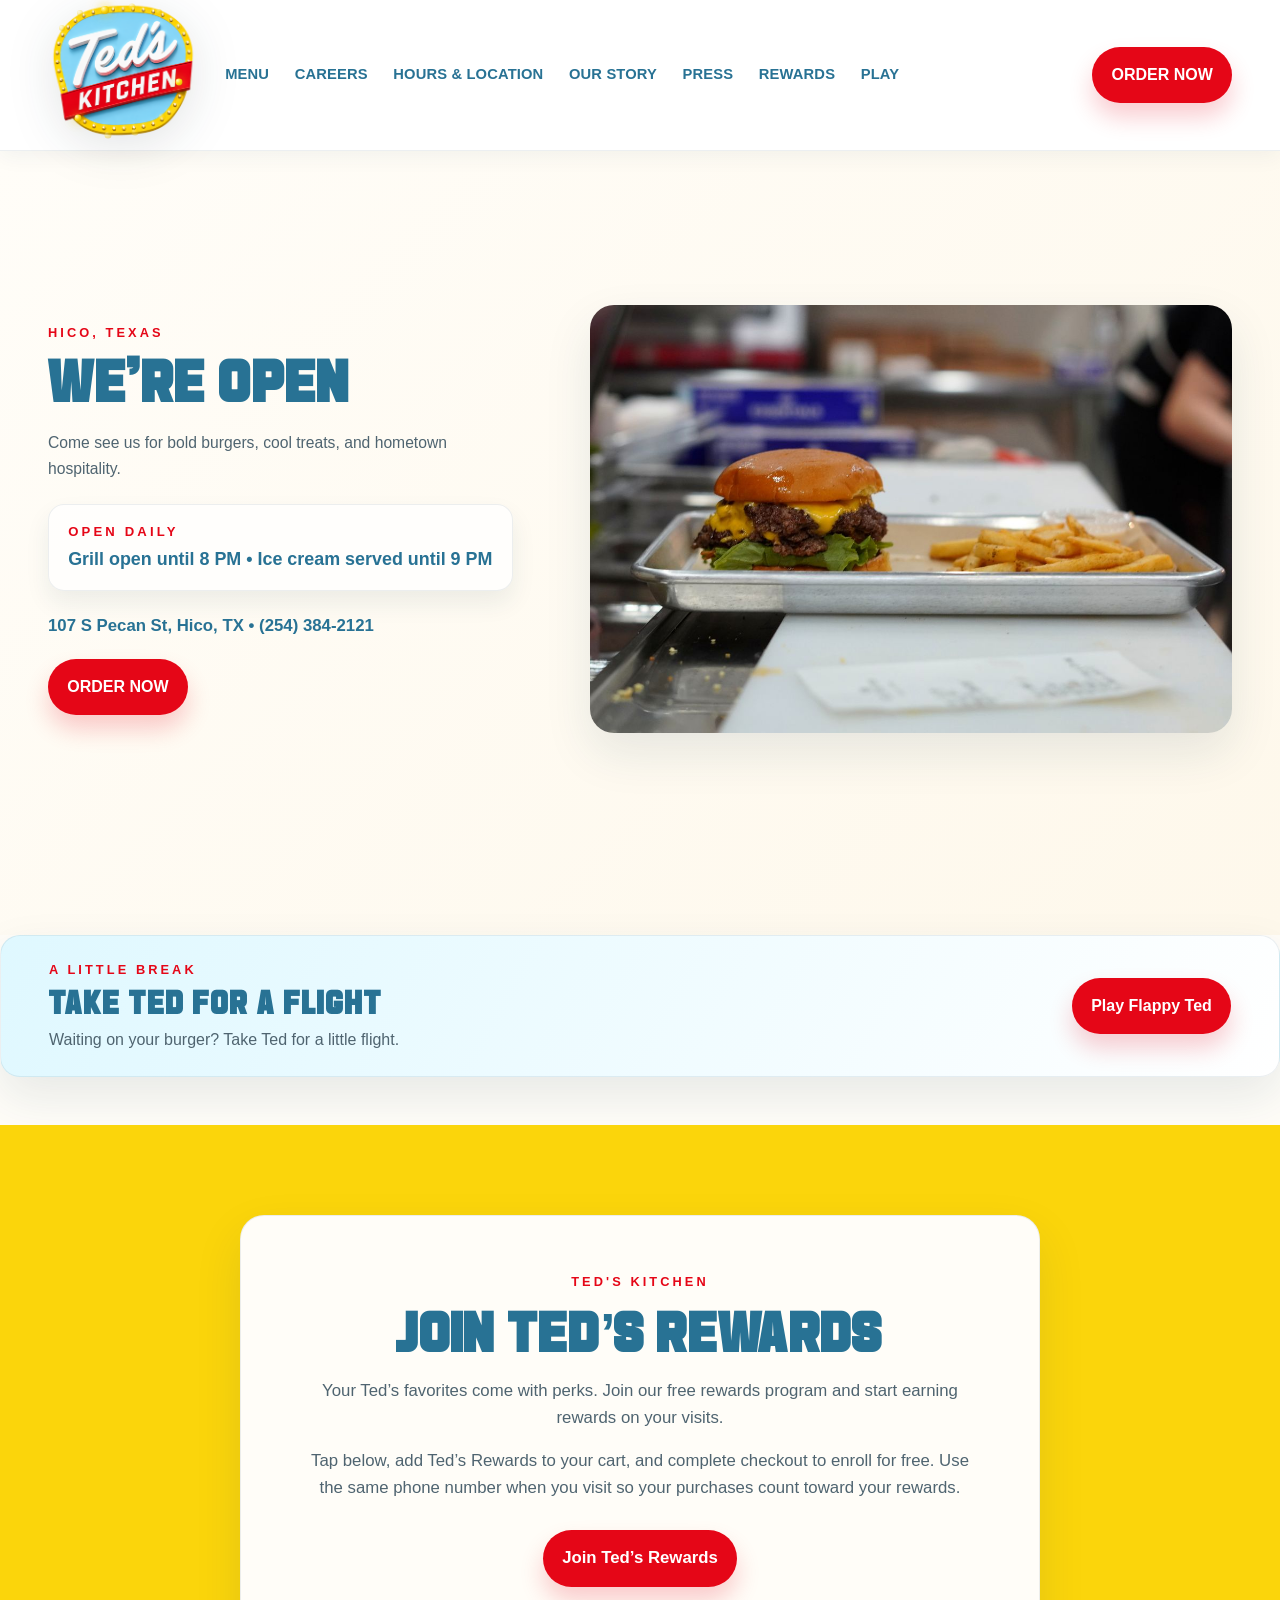
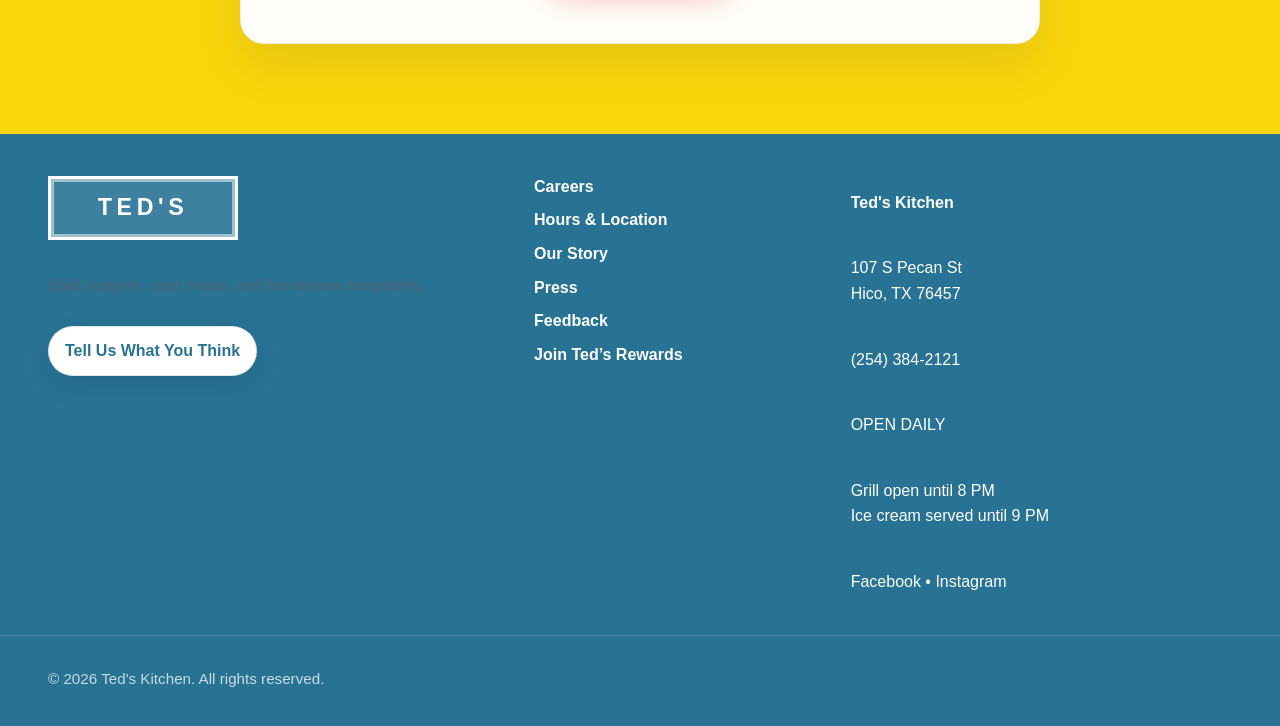
<file: index.html>
<!DOCTYPE html>
<html lang="en">
  <head>
    <meta charset="UTF-8" />
    <meta name="viewport" content="width=device-width, initial-scale=1.0" />
    <meta
      name="description"
      content="Ted's is a smash burger restaurant in Hico, Texas serving burgers, fries, ice cream, and hometown hospitality."
    />
    <title>Ted's | Smash Burgers & Ice Cream</title>
    <link rel="icon" type="image/png" href="/favicon.png" />
    <link rel="stylesheet" href="style.css" />
  </head>
  <body>
    <header class="site-header">
      <div class="nav-shell">
        <div class="nav-left">
          <a class="brand" href="./" aria-label="Ted's home">
            <div class="brand-sign" aria-hidden="true">
              <img class="brand-sign-image" src="images/teds-sign.png" alt="" />
              <div class="brand-bulb-layer"></div>
            </div>
          </a>

          <nav id="site-nav" class="site-nav" aria-label="Primary navigation">
            <a href="menu/">MENU</a>
            <a href="careers/">CAREERS</a>
            <a href="hours-location/">HOURS &amp; LOCATION</a>
            <a href="our-story/">OUR STORY</a>
            <a href="press/">PRESS</a>
            <a href="#rewards">REWARDS</a>
            <a href="play/">PLAY</a>
          </nav>
        </div>

        <div class="nav-actions">
          <button class="nav-toggle" type="button" aria-expanded="false" aria-controls="site-nav">
            <span></span>
            <span></span>
            <span></span>
            <span class="sr-only">Toggle navigation</span>
          </button>
          <a class="button button-order" href="https://gotab.io/loc/teds" target="_blank" rel="noopener noreferrer">ORDER NOW</a>
        </div>
      </div>
    </header>

    <main>
      <section id="apply" class="hero">
        <div class="container hero-grid">
          <div class="hero-copy">
            <p class="eyebrow">Hico, Texas</p>
            <h1>WE'RE OPEN</h1>
            <p class="hero-text hero-subtext">Come see us for bold burgers, cool treats, and hometown hospitality.</p>
            <div class="hero-hours" aria-label="Hours">
              <p class="hero-hours-title">OPEN DAILY</p>
              <p class="hero-hours-time">Grill open until 8 PM • Ice cream served until 9 PM</p>
            </div>
            <p class="hero-contact">
              <a href="https://www.google.com/maps/search/?api=1&amp;query=Ted%27s+Kitchen%2C+107+S+Pecan+St%2C+Hico%2C+TX+76457" target="_blank" rel="noopener noreferrer">107 S Pecan St, Hico, TX</a>
              <span aria-hidden="true"> &bull; </span>
              <a href="tel:+12543842121">(254) 384-2121</a>
            </p>
            <div class="hero-actions">
              <a class="button button-order" href="https://gotab.io/loc/teds" target="_blank" rel="noopener noreferrer">ORDER NOW</a>
            </div>
          </div>

          <div class="hero-media">
            <div class="hero-visual">
              <img class="hero-photo" src="images/burger-fries-tray.jpg" alt="Cheeseburger and fries on a tray" />
            </div>
          </div>
        </div>
      </section>

      <section class="play-promo-section" aria-labelledby="play-promo-title">
        <div class="container play-promo">
          <div>
            <p class="eyebrow">A little break</p>
            <h2 id="play-promo-title">Take Ted for a flight</h2>
            <p>Waiting on your burger? Take Ted for a little flight.</p>
          </div>
          <a class="button button-order" href="play/">Play Flappy Ted</a>
        </div>
      </section>

      <section id="rewards" class="rewards-section">
        <div class="container">
          <div class="rewards-content">
            <p class="eyebrow">Ted's Kitchen</p>
            <h2>Join Ted’s Rewards</h2>
            <p class="rewards-description">Your Ted’s favorites come with perks. Join our free rewards program and start earning rewards on your visits.</p>
            <p class="rewards-instructions">Tap below, add Ted’s Rewards to your cart, and complete checkout to enroll for free. Use the same phone number when you visit so your purchases count toward your rewards.</p>
            <a
              class="button button-order rewards-button"
              href="https://gotab.io/loc/teds/menu/rewards-memberships"
              target="_blank"
              rel="noopener noreferrer"
            >
              Join Ted’s Rewards
            </a>
          </div>
        </div>
      </section>

    </main>

    <footer id="news" class="site-footer">
      <div class="container footer-grid">
        <div class="footer-brand">
          <div class="logo-marquee footer-logo" aria-hidden="true">
            <div class="marquee-sign">
              <span class="marquee-label">TED'S</span>
              <span class="marquee-line"></span>
            </div>
            <div class="marquee-bulbs">
              <span class="marquee-bulb"></span>
              <span class="marquee-bulb"></span>
              <span class="marquee-bulb"></span>
              <span class="marquee-bulb"></span>
              <span class="marquee-bulb"></span>
              <span class="marquee-bulb"></span>
            </div>
          </div>
          <p class="footer-copy">Bold burgers, cool treats, and hometown hospitality.</p>
          <a class="footer-feedback-link" href="feedback/">Tell Us What You Think</a>
        </div>

        <div class="footer-nav">
          <a href="careers/">Careers</a>
          <a href="hours-location/">Hours &amp; Location</a>
          <a href="our-story/">Our Story</a>
          <a href="press/">Press</a>
          <a href="feedback/">Feedback</a>
          <a href="https://gotab.io/loc/teds/menu/rewards-memberships" target="_blank" rel="noopener noreferrer">Join Ted’s Rewards</a>
        </div>

        <div class="footer-contact">
          <p><strong>Ted's Kitchen</strong></p>
          <p><a href="https://www.google.com/maps/search/?api=1&amp;query=Ted%27s+Kitchen%2C+107+S+Pecan+St%2C+Hico%2C+TX+76457" target="_blank" rel="noopener noreferrer">107 S Pecan St<br />Hico, TX 76457</a></p>
          <p><a href="tel:+12543842121">(254) 384-2121</a></p>
          <p>OPEN DAILY</p>
          <p>Grill open until 8 PM<br />Ice cream served until 9 PM</p>
          <p>Facebook • Instagram</p>
        </div>
      </div>

      <div class="container footer-bottom">
        <p>© <span id="year"></span> Ted's Kitchen. All rights reserved.</p>
      </div>
    </footer>

    <script src="script.js"></script>
  </body>
</html>
</file>
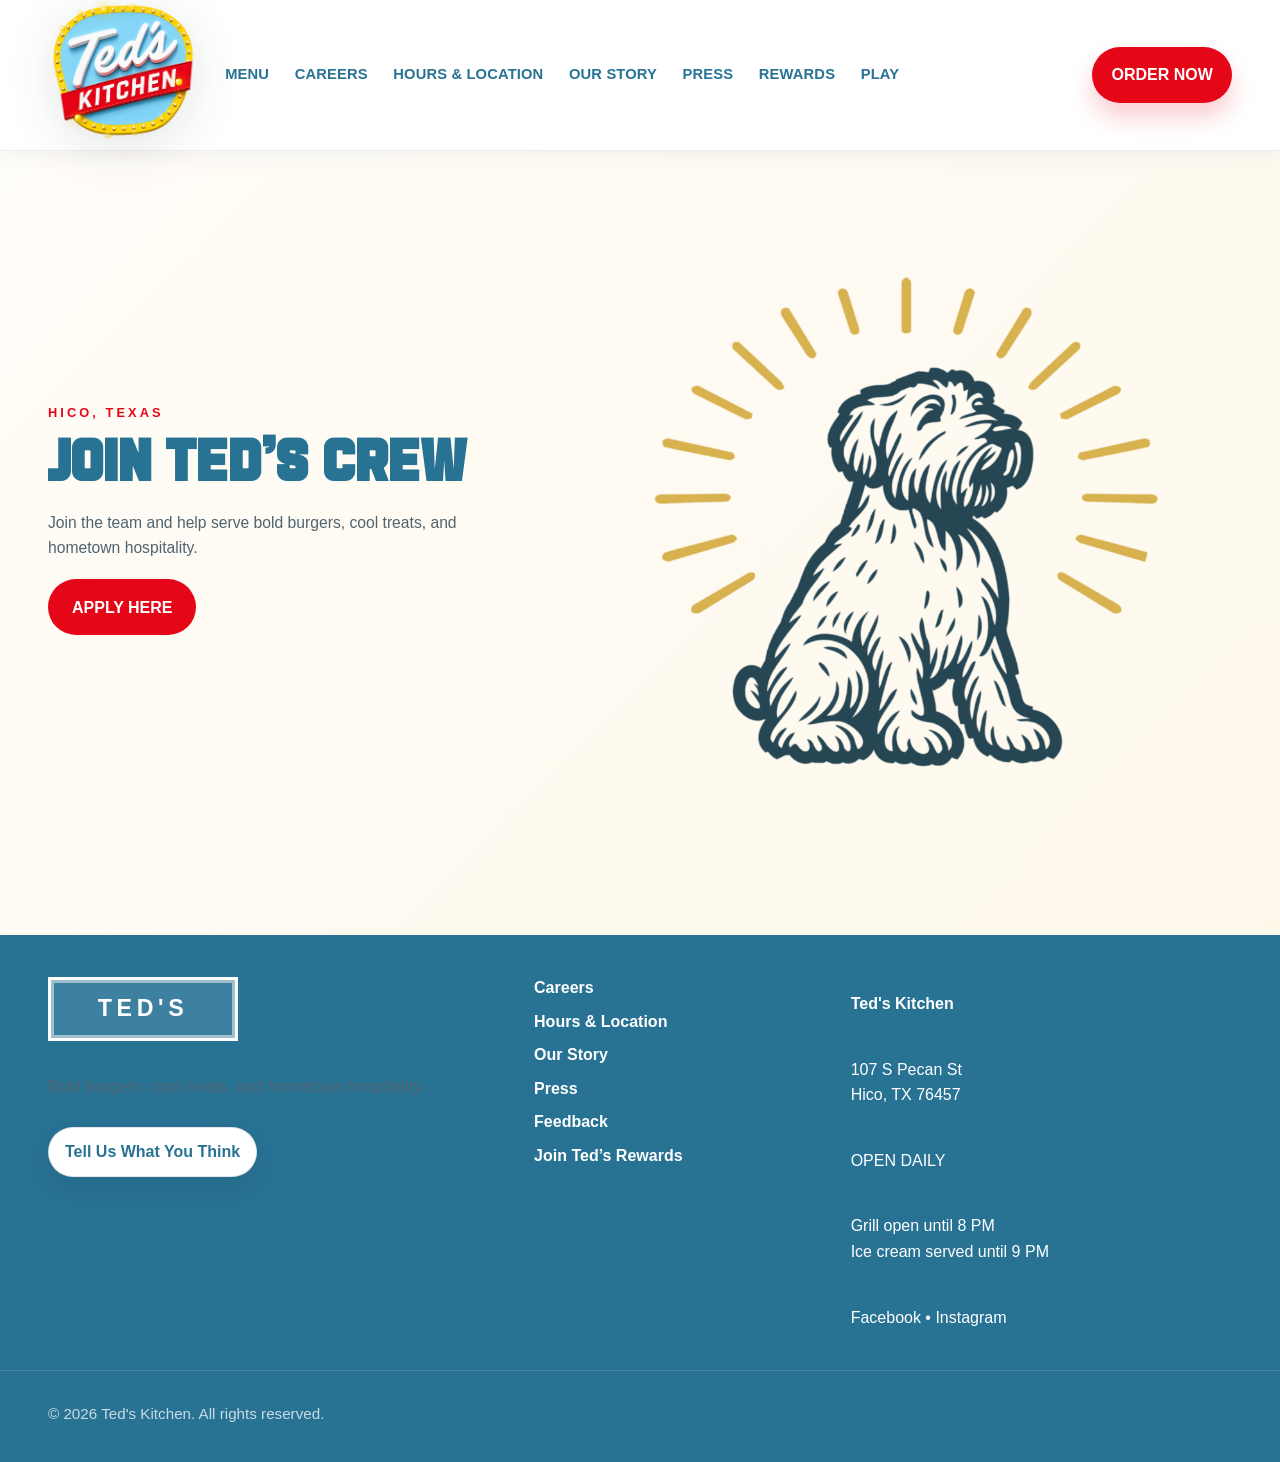
<file: careers/index.html>
<!DOCTYPE html>
<html lang="en">
  <head>
    <meta charset="UTF-8" />
    <meta name="viewport" content="width=device-width, initial-scale=1.0" />
    <meta
      name="description"
      content="Careers at Ted's Kitchen in Hico, Texas."
    />
    <title>Careers | Ted's Kitchen</title>
    <link rel="icon" type="image/png" href="/favicon.png" />
    <link rel="stylesheet" href="../style.css" />
  </head>
  <body>
    <header class="site-header">
      <div class="nav-shell">
        <div class="nav-left">
          <a class="brand" href="../" aria-label="Ted's home">
            <div class="brand-sign" aria-hidden="true">
              <img class="brand-sign-image" src="../images/teds-sign.png" alt="" />
              <div class="brand-bulb-layer"></div>
            </div>
          </a>

          <nav id="site-nav" class="site-nav" aria-label="Primary navigation">
            <a href="../menu/">MENU</a>
            <a href="../careers/">CAREERS</a>
            <a href="../hours-location/">HOURS &amp; LOCATION</a>
            <a href="../our-story/">OUR STORY</a>
            <a href="../press/">PRESS</a>
            <a href="../#rewards">REWARDS</a>
            <a href="../play/">PLAY</a>
          </nav>
        </div>

        <div class="nav-actions">
          <button class="nav-toggle" type="button" aria-expanded="false" aria-controls="site-nav">
            <span></span>
            <span></span>
            <span></span>
            <span class="sr-only">Toggle navigation</span>
          </button>
          <a class="button button-order" href="https://gotab.io/loc/teds" target="_blank" rel="noopener noreferrer">ORDER NOW</a>
        </div>
      </div>
    </header>

    <main>
      <section class="hero">
        <div class="container hero-grid">
          <div class="hero-copy">
            <p class="eyebrow">Hico, Texas</p>
            <h1>JOIN TED'S CREW</h1>
            <p class="hero-text hero-subtext">Join the team and help serve bold burgers, cool treats, and hometown hospitality.</p>
            <a
              class="button button-primary"
              href="https://www.indeed.com/job/teds-crew-4764d50405773e11"
              target="_blank"
              rel="noopener noreferrer"
            >
              APPLY HERE
            </a>
          </div>

          <div class="hero-media">
            <div class="hero-visual">
              <img src="../images/Teddy.png" alt="Ted's Kitchen sign" />
            </div>
          </div>
        </div>
      </section>
    </main>

    <footer class="site-footer">
      <div class="container footer-grid">
        <div class="footer-brand">
          <div class="logo-marquee footer-logo" aria-hidden="true">
            <div class="marquee-sign">
              <span class="marquee-label">TED'S</span>
              <span class="marquee-line"></span>
            </div>
            <div class="marquee-bulbs">
              <span class="marquee-bulb"></span>
              <span class="marquee-bulb"></span>
              <span class="marquee-bulb"></span>
              <span class="marquee-bulb"></span>
              <span class="marquee-bulb"></span>
              <span class="marquee-bulb"></span>
            </div>
          </div>
          <p class="footer-copy">Bold burgers, cool treats, and hometown hospitality.</p>
          <a class="footer-feedback-link" href="../feedback/">Tell Us What You Think</a>
        </div>

        <div class="footer-nav">
          <a href="../careers/">Careers</a>
          <a href="../hours-location/">Hours &amp; Location</a>
          <a href="../our-story/">Our Story</a>
          <a href="../press/">Press</a>
          <a href="../feedback/">Feedback</a>
          <a href="https://gotab.io/loc/teds/menu/rewards-memberships" target="_blank" rel="noopener noreferrer">Join Ted’s Rewards</a>
        </div>

        <div class="footer-contact">
          <p><strong>Ted's Kitchen</strong></p>
          <p>107 S Pecan St<br />Hico, TX 76457</p>
          <p>OPEN DAILY</p>
          <p>Grill open until 8 PM<br />Ice cream served until 9 PM</p>
          <p>Facebook • Instagram</p>
        </div>
      </div>

      <div class="container footer-bottom">
        <p>© <span id="year"></span> Ted's Kitchen. All rights reserved.</p>
      </div>
    </footer>

    <script src="../script.js"></script>
  </body>
</html>
</file>
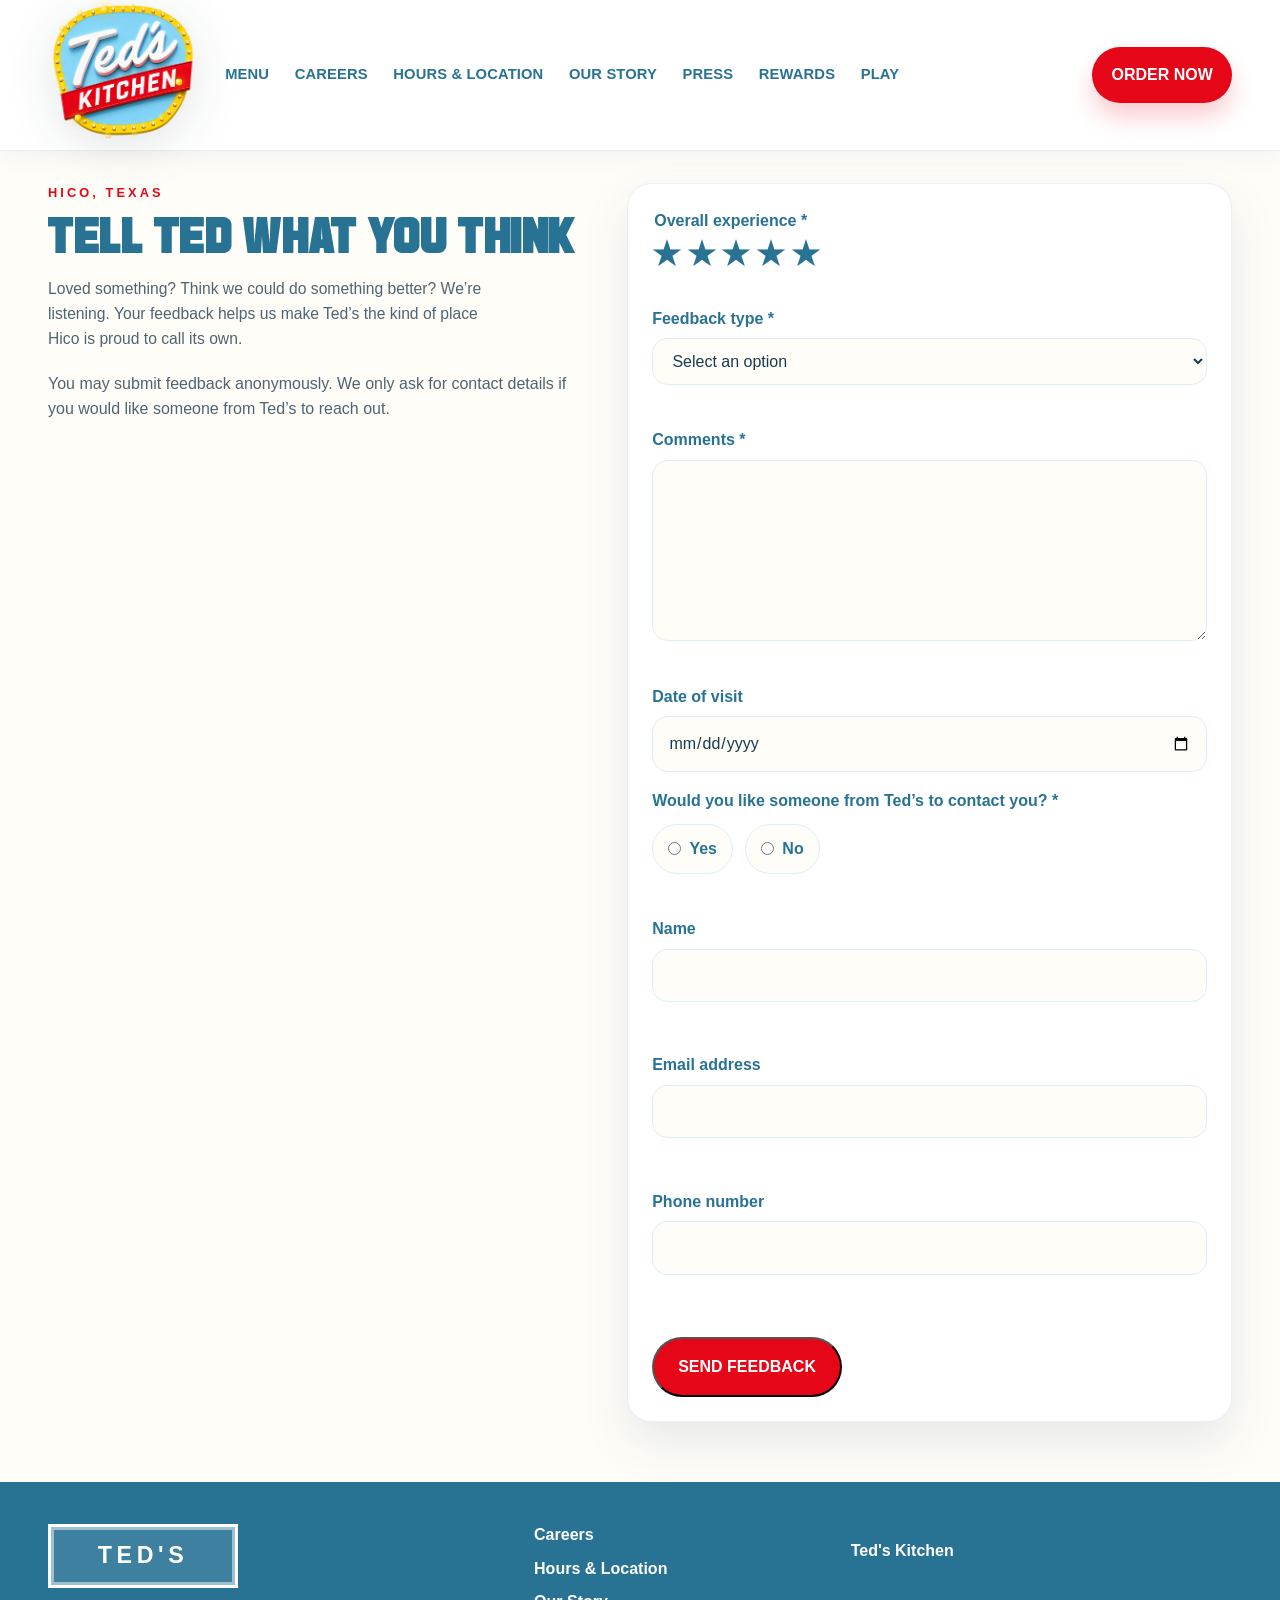
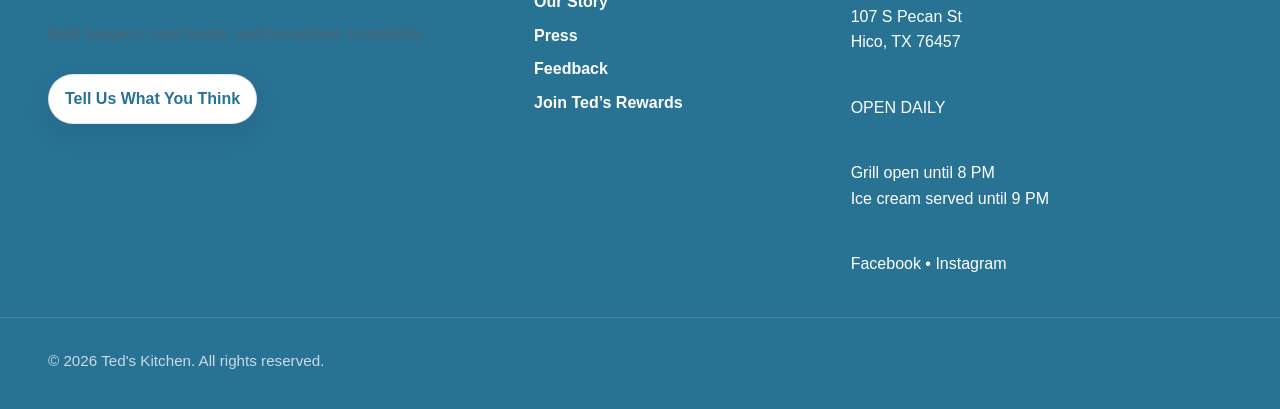
<file: feedback/index.html>
<!DOCTYPE html>
<html lang="en">
  <head>
    <meta charset="UTF-8" />
    <meta name="viewport" content="width=device-width, initial-scale=1.0" />
    <meta
      name="description"
      content="Share your thoughts with Ted's Kitchen in Hico, Texas."
    />
    <title>Feedback | Ted's Kitchen</title>
    <link rel="icon" type="image/png" href="/favicon.png" />
    <link rel="stylesheet" href="../style.css" />
  </head>
  <body>
    <header class="site-header">
      <div class="nav-shell">
        <div class="nav-left">
          <a class="brand" href="../" aria-label="Ted's home">
            <div class="brand-sign" aria-hidden="true">
              <img class="brand-sign-image" src="../images/teds-sign.png" alt="" />
              <div class="brand-bulb-layer"></div>
            </div>
          </a>

          <nav id="site-nav" class="site-nav" aria-label="Primary navigation">
            <a href="../menu/">MENU</a>
            <a href="../careers/">CAREERS</a>
            <a href="../hours-location/">HOURS &amp; LOCATION</a>
            <a href="../our-story/">OUR STORY</a>
            <a href="../press/">PRESS</a>
            <a href="../#rewards">REWARDS</a>
            <a href="../play/">PLAY</a>
          </nav>
        </div>

        <div class="nav-actions">
          <button class="nav-toggle" type="button" aria-expanded="false" aria-controls="site-nav">
            <span></span>
            <span></span>
            <span></span>
            <span class="sr-only">Toggle navigation</span>
          </button>
          <a class="button button-order" href="https://gotab.io/loc/teds" target="_blank" rel="noopener noreferrer">ORDER NOW</a>
        </div>
      </div>
    </header>

    <main>
      <section class="feedback-page">
        <div class="container feedback-shell">
          <div class="feedback-intro">
            <p class="eyebrow">Hico, Texas</p>
            <h1>TELL TED WHAT YOU THINK</h1>
            <p class="hero-text hero-subtext">
              Loved something? Think we could do something better? We’re listening. Your feedback helps us make Ted’s the kind of place Hico is proud to call its own.
            </p>
            <p class="feedback-note">
              You may submit feedback anonymously. We only ask for contact details if you would like someone from Ted’s to reach out.
            </p>
          </div>

          <form id="feedback-form" class="feedback-form" action="https://formspree.io/f/mojgzvaz" method="post" novalidate>
            <input type="text" name="_gotcha" class="sr-only" tabindex="-1" autocomplete="off" />
            <input type="hidden" name="_subject" value="New Ted's Kitchen Guest Feedback" />
            <input type="hidden" name="_format" value="plain" />

            <div class="form-row rating-row">
              <fieldset class="rating-fieldset">
                <legend>Overall experience <span aria-hidden="true">*</span></legend>
                <div class="star-rating" role="radiogroup" aria-labelledby="rating-label">
                  <span id="rating-label" class="sr-only">Choose a star rating from 1 to 5</span>
                  <input class="sr-only" type="radio" id="rating-1" name="overall_experience" value="1" required />
                  <label class="star-control" for="rating-1" aria-label="1 star">★</label>

                  <input class="sr-only" type="radio" id="rating-2" name="overall_experience" value="2" required />
                  <label class="star-control" for="rating-2" aria-label="2 stars">★</label>

                  <input class="sr-only" type="radio" id="rating-3" name="overall_experience" value="3" required />
                  <label class="star-control" for="rating-3" aria-label="3 stars">★</label>

                  <input class="sr-only" type="radio" id="rating-4" name="overall_experience" value="4" required />
                  <label class="star-control" for="rating-4" aria-label="4 stars">★</label>

                  <input class="sr-only" type="radio" id="rating-5" name="overall_experience" value="5" required />
                  <label class="star-control" for="rating-5" aria-label="5 stars">★</label>
                </div>
                <p class="field-error" id="rating-error" role="alert"></p>
              </fieldset>
            </div>

            <div class="form-row">
              <label for="feedback-type">Feedback type <span aria-hidden="true">*</span></label>
              <select id="feedback-type" name="feedback_type" required>
                <option value="">Select an option</option>
                <option value="Compliment">Compliment</option>
                <option value="Suggestion">Suggestion</option>
                <option value="Something went wrong">Something went wrong</option>
              </select>
              <p class="field-error" data-error-for="feedback_type" role="alert"></p>
            </div>

            <div class="form-row">
              <label for="comments">Comments <span aria-hidden="true">*</span></label>
              <textarea id="comments" name="comments" rows="6" required></textarea>
              <p class="field-error" data-error-for="comments" role="alert"></p>
            </div>

            <div class="form-row">
              <label for="visit-date">Date of visit</label>
              <input id="visit-date" name="visit_date" type="date" />
            </div>

            <div class="form-row">
              <label>Would you like someone from Ted’s to contact you? <span aria-hidden="true">*</span></label>
              <div class="choice-group" role="radiogroup" aria-label="Would you like someone from Ted's to contact you?">
                <label class="choice-pill">
                  <input type="radio" name="contact_preference" value="Yes" required />
                  <span>Yes</span>
                </label>
                <label class="choice-pill">
                  <input type="radio" name="contact_preference" value="No" required />
                  <span>No</span>
                </label>
              </div>
              <p class="field-error" data-error-for="contact_preference" role="alert"></p>
            </div>

            <div id="contact-fields" class="contact-fields" aria-live="polite">
              <div class="form-row">
                <label for="guest-name">Name</label>
                <input id="guest-name" name="guest_name" type="text" data-contact-required="true" />
                <p class="field-error" data-error-for="guest_name" role="alert"></p>
              </div>

              <div class="form-row">
                <label for="guest-email">Email address</label>
                <input id="guest-email" name="guest_email" type="email" inputmode="email" data-contact-required="true" />
                <p class="field-error" data-error-for="guest_email" role="alert"></p>
              </div>

              <div class="form-row">
                <label for="guest-phone">Phone number</label>
                <input id="guest-phone" name="guest_phone" type="tel" inputmode="tel" data-contact-required="true" />
                <p class="field-error" data-error-for="guest_phone" role="alert"></p>
              </div>
            </div>

            <div class="form-actions">
              <button class="button button-primary" type="submit" id="submit-button">SEND FEEDBACK</button>
              <p class="form-status" id="form-status" role="status" aria-live="polite"></p>
            </div>
          </form>

          <div id="form-success" class="form-success" role="status" aria-live="polite" hidden>
            <p class="eyebrow">THANKS, Y’ALL!</p>
            <h2>We appreciate you taking the time to help us make Ted’s even better.</h2>
            <p>Your feedback is on the way and we’ll use it to keep making Ted’s a place Hico is proud to call home.</p>
          </div>
        </div>
      </section>
    </main>

    <footer class="site-footer">
      <div class="container footer-grid">
        <div class="footer-brand">
          <div class="logo-marquee footer-logo" aria-hidden="true">
            <div class="marquee-sign">
              <span class="marquee-label">TED'S</span>
              <span class="marquee-line"></span>
            </div>
            <div class="marquee-bulbs">
              <span class="marquee-bulb"></span>
              <span class="marquee-bulb"></span>
              <span class="marquee-bulb"></span>
              <span class="marquee-bulb"></span>
              <span class="marquee-bulb"></span>
              <span class="marquee-bulb"></span>
            </div>
          </div>
          <p class="footer-copy">Bold burgers, cool treats, and hometown hospitality.</p>
          <a class="footer-feedback-link" href="../feedback/">Tell Us What You Think</a>
        </div>

        <div class="footer-nav">
          <a href="../careers/">Careers</a>
          <a href="../hours-location/">Hours &amp; Location</a>
          <a href="../our-story/">Our Story</a>
          <a href="../press/">Press</a>
          <a href="../feedback/">Feedback</a>
          <a href="https://gotab.io/loc/teds/menu/rewards-memberships" target="_blank" rel="noopener noreferrer">Join Ted’s Rewards</a>
        </div>

        <div class="footer-contact">
          <p><strong>Ted's Kitchen</strong></p>
          <p>107 S Pecan St<br />Hico, TX 76457</p>
          <p>OPEN DAILY</p>
          <p>Grill open until 8 PM<br />Ice cream served until 9 PM</p>
          <p>Facebook • Instagram</p>
        </div>
      </div>

      <div class="container footer-bottom">
        <p>© <span id="year"></span> Ted's Kitchen. All rights reserved.</p>
      </div>
    </footer>

    <script src="../script.js"></script>
  </body>
</html>
</file>
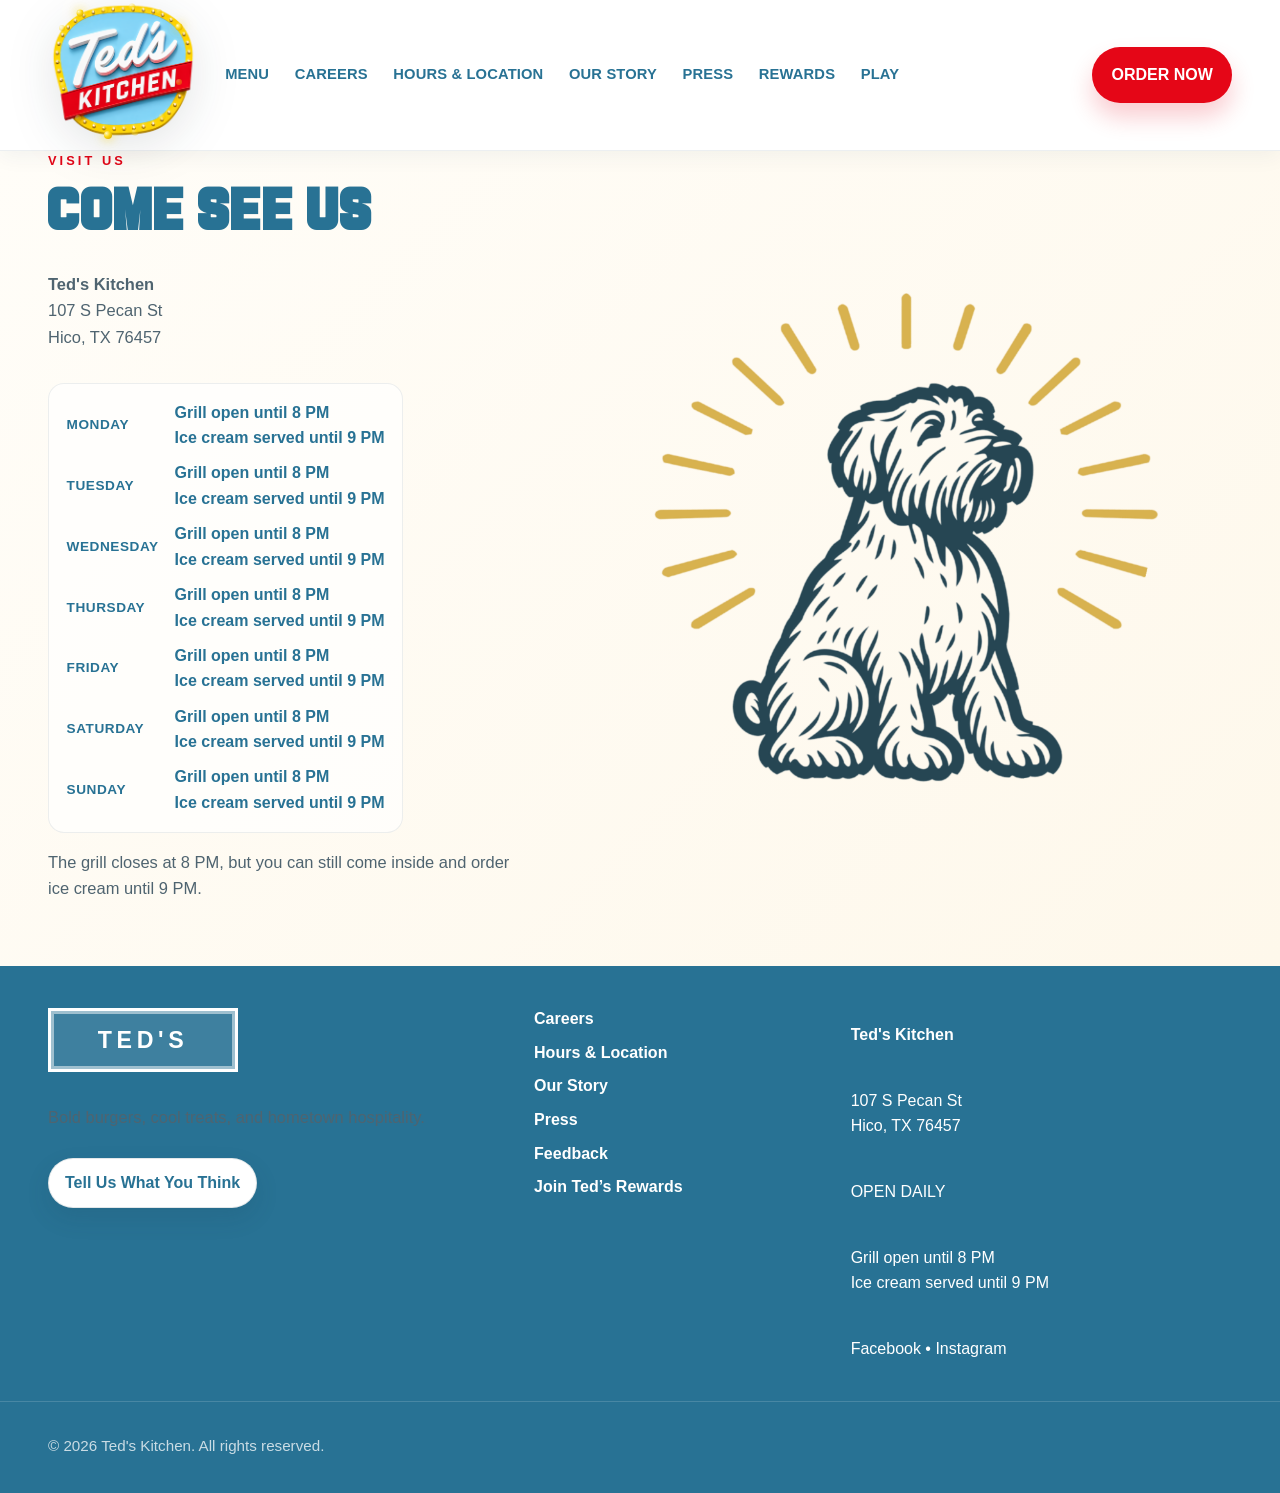
<file: hours-location/index.html>
<!DOCTYPE html>
<html lang="en">
  <head>
    <meta charset="UTF-8" />
    <meta name="viewport" content="width=device-width, initial-scale=1.0" />
    <meta
      name="description"
      content="Hours and location for Ted's Kitchen in Hico, Texas."
    />
    <title>Hours & Location | Ted's Kitchen</title>
    <link rel="icon" type="image/png" href="/favicon.png" />
    <link rel="stylesheet" href="../style.css" />
  </head>
  <body>
    <header class="site-header">
      <div class="nav-shell">
        <div class="nav-left">
          <a class="brand" href="../" aria-label="Ted's home">
            <div class="brand-sign" aria-hidden="true">
              <img class="brand-sign-image" src="../images/teds-sign.png" alt="" />
              <div class="brand-bulb-layer"></div>
            </div>
          </a>

          <nav id="site-nav" class="site-nav" aria-label="Primary navigation">
            <a href="../menu/">MENU</a>
            <a href="../careers/">CAREERS</a>
            <a href="../hours-location/">HOURS &amp; LOCATION</a>
            <a href="../our-story/">OUR STORY</a>
            <a href="../press/">PRESS</a>
            <a href="../#rewards">REWARDS</a>
            <a href="../play/">PLAY</a>
          </nav>
        </div>

        <div class="nav-actions">
          <button class="nav-toggle" type="button" aria-expanded="false" aria-controls="site-nav">
            <span></span>
            <span></span>
            <span></span>
            <span class="sr-only">Toggle navigation</span>
          </button>
          <a class="button button-order" href="https://gotab.io/loc/teds" target="_blank" rel="noopener noreferrer">ORDER NOW</a>
        </div>
      </div>
    </header>

    <main>
      <section class="hero">
        <div class="container hero-grid">
          <div class="hero-copy">
            <p class="eyebrow">Visit us</p>
            <h1>COME SEE US</h1>
            <p class="hero-text">
              <strong>Ted's Kitchen</strong><br />
              107 S Pecan St<br />
              Hico, TX 76457
            </p>
            <div class="hours-list" aria-label="Weekly operating hours">
              <div class="hours-row"><span>MONDAY</span><strong>Grill open until 8 PM<br />Ice cream served until 9 PM</strong></div>
              <div class="hours-row"><span>TUESDAY</span><strong>Grill open until 8 PM<br />Ice cream served until 9 PM</strong></div>
              <div class="hours-row"><span>WEDNESDAY</span><strong>Grill open until 8 PM<br />Ice cream served until 9 PM</strong></div>
              <div class="hours-row"><span>THURSDAY</span><strong>Grill open until 8 PM<br />Ice cream served until 9 PM</strong></div>
              <div class="hours-row"><span>FRIDAY</span><strong>Grill open until 8 PM<br />Ice cream served until 9 PM</strong></div>
              <div class="hours-row"><span>SATURDAY</span><strong>Grill open until 8 PM<br />Ice cream served until 9 PM</strong></div>
              <div class="hours-row"><span>SUNDAY</span><strong>Grill open until 8 PM<br />Ice cream served until 9 PM</strong></div>
            </div>
            <p class="hero-text">The grill closes at 8 PM, but you can still come inside and order ice cream until 9 PM.</p>
          </div>

          <div class="hero-media">
            <div class="hero-visual">
              <img src="../images/Teddy.png" alt="Ted's Kitchen sign" />
            </div>
          </div>
        </div>
      </section>
    </main>

    <footer class="site-footer">
      <div class="container footer-grid">
        <div class="footer-brand">
          <div class="logo-marquee footer-logo" aria-hidden="true">
            <div class="marquee-sign">
              <span class="marquee-label">TED'S</span>
              <span class="marquee-line"></span>
            </div>
            <div class="marquee-bulbs">
              <span class="marquee-bulb"></span>
              <span class="marquee-bulb"></span>
              <span class="marquee-bulb"></span>
              <span class="marquee-bulb"></span>
              <span class="marquee-bulb"></span>
              <span class="marquee-bulb"></span>
            </div>
          </div>
          <p class="footer-copy">Bold burgers, cool treats, and hometown hospitality.</p>
          <a class="footer-feedback-link" href="../feedback/">Tell Us What You Think</a>
        </div>

        <div class="footer-nav">
          <a href="../careers/">Careers</a>
          <a href="../hours-location/">Hours &amp; Location</a>
          <a href="../our-story/">Our Story</a>
          <a href="../press/">Press</a>
          <a href="../feedback/">Feedback</a>
          <a href="https://gotab.io/loc/teds/menu/rewards-memberships" target="_blank" rel="noopener noreferrer">Join Ted’s Rewards</a>
        </div>

        <div class="footer-contact">
          <p><strong>Ted's Kitchen</strong></p>
          <p>107 S Pecan St<br />Hico, TX 76457</p>
          <p>OPEN DAILY</p>
          <p>Grill open until 8 PM<br />Ice cream served until 9 PM</p>
          <p>Facebook • Instagram</p>
        </div>
      </div>

      <div class="container footer-bottom">
        <p>© <span id="year"></span> Ted's Kitchen. All rights reserved.</p>
      </div>
    </footer>

    <script src="../script.js"></script>
  </body>
</html>
</file>
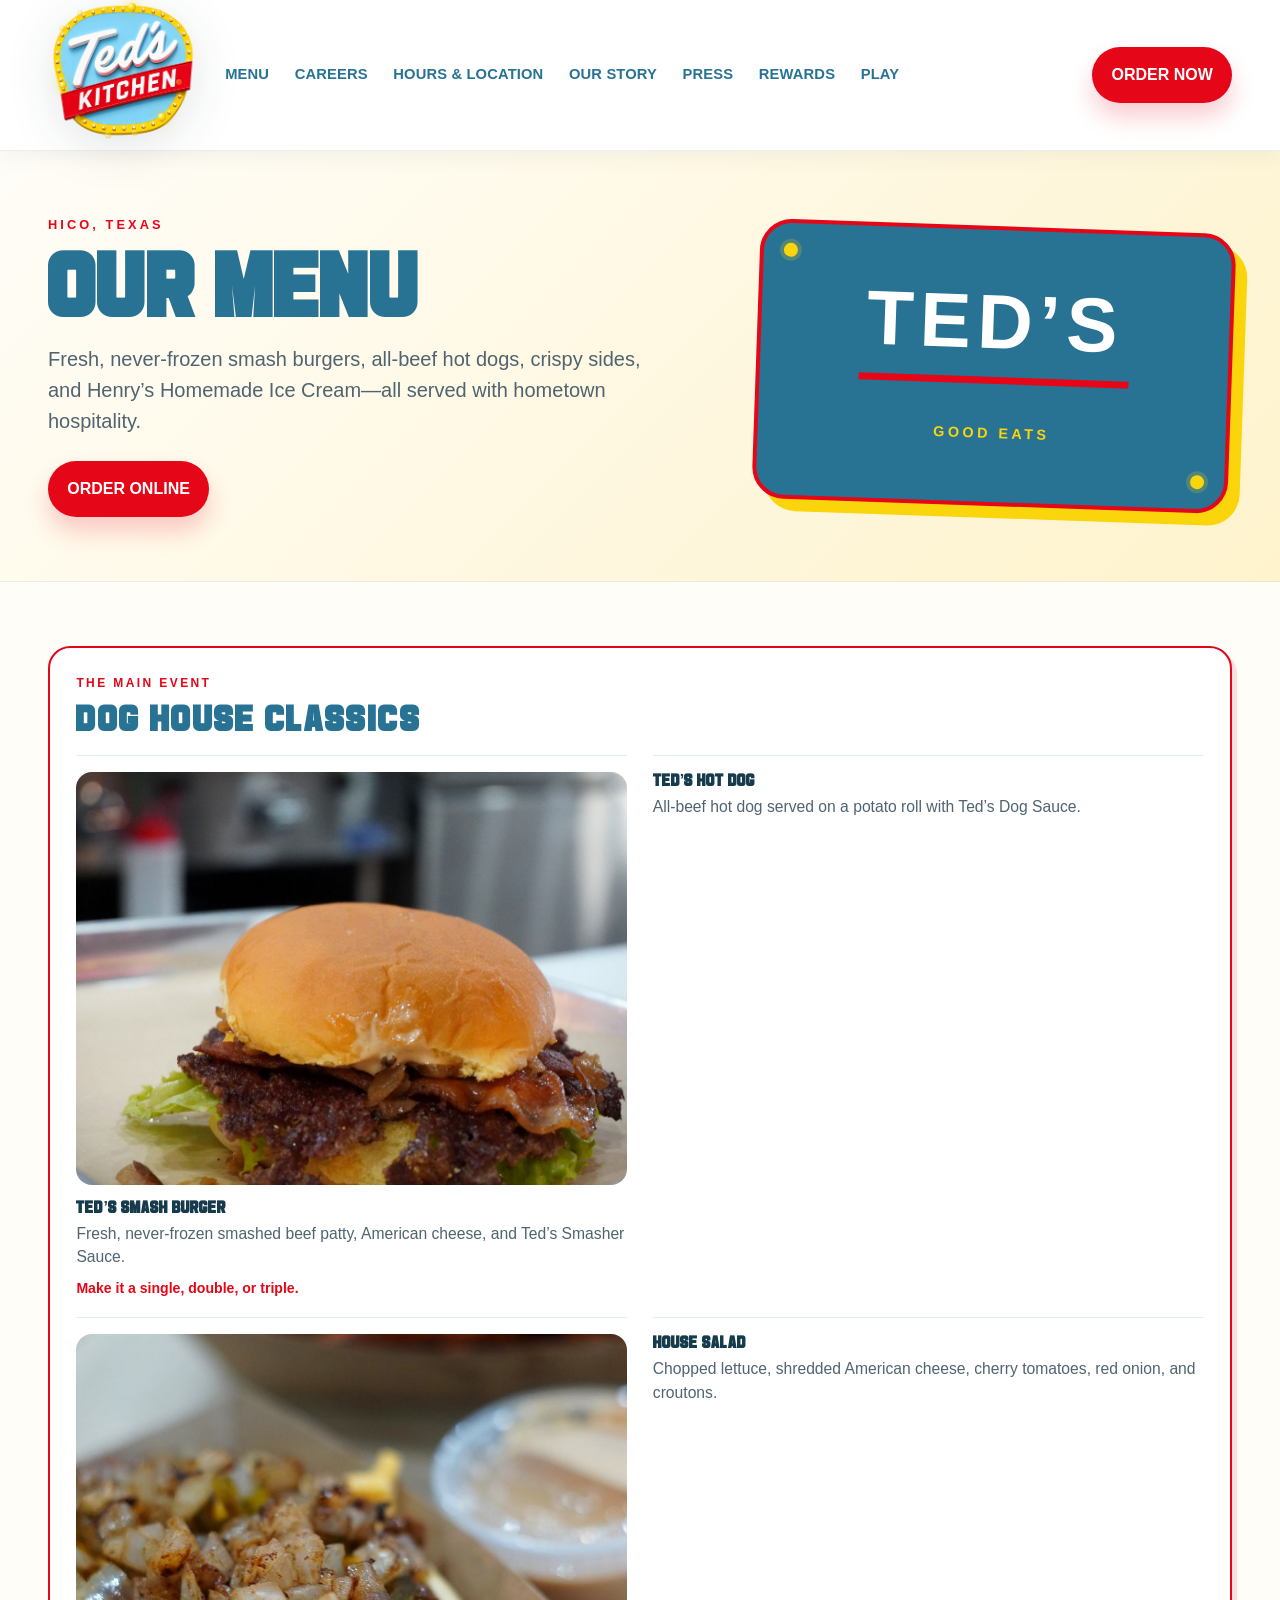
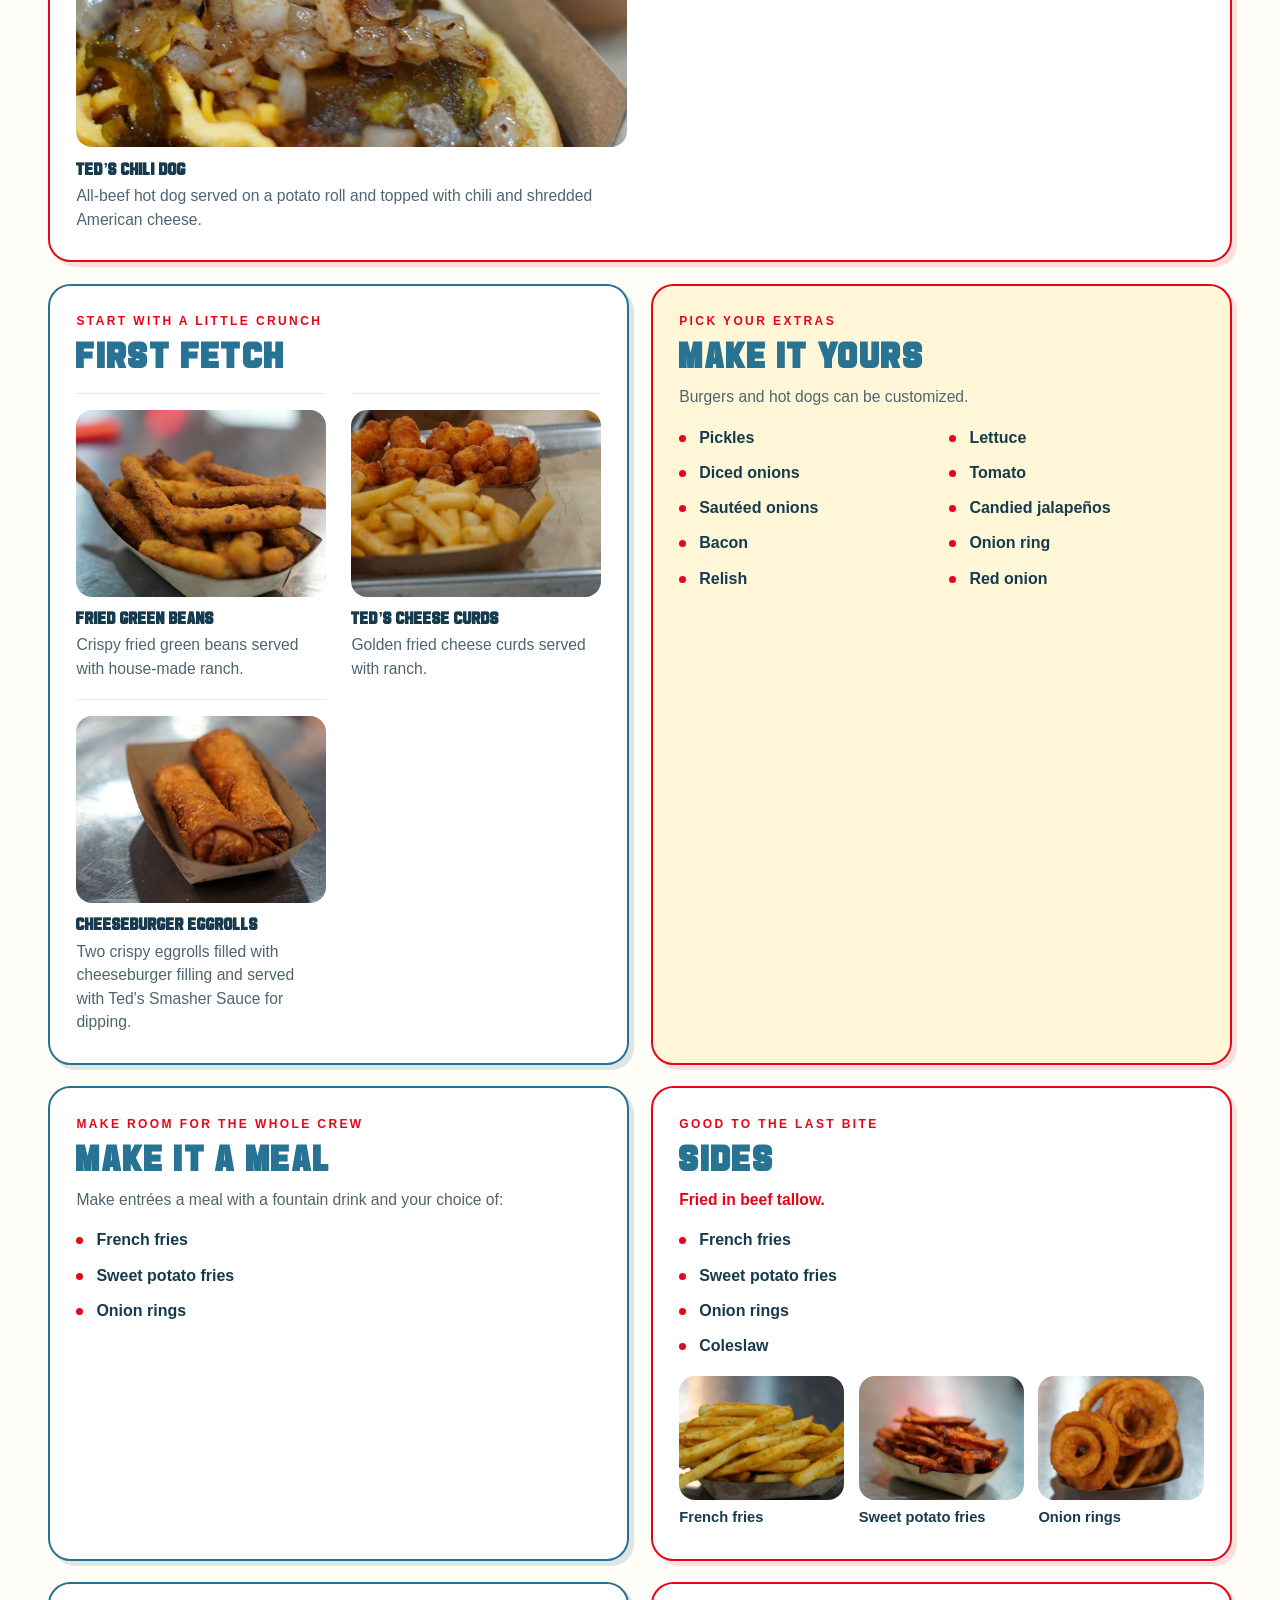
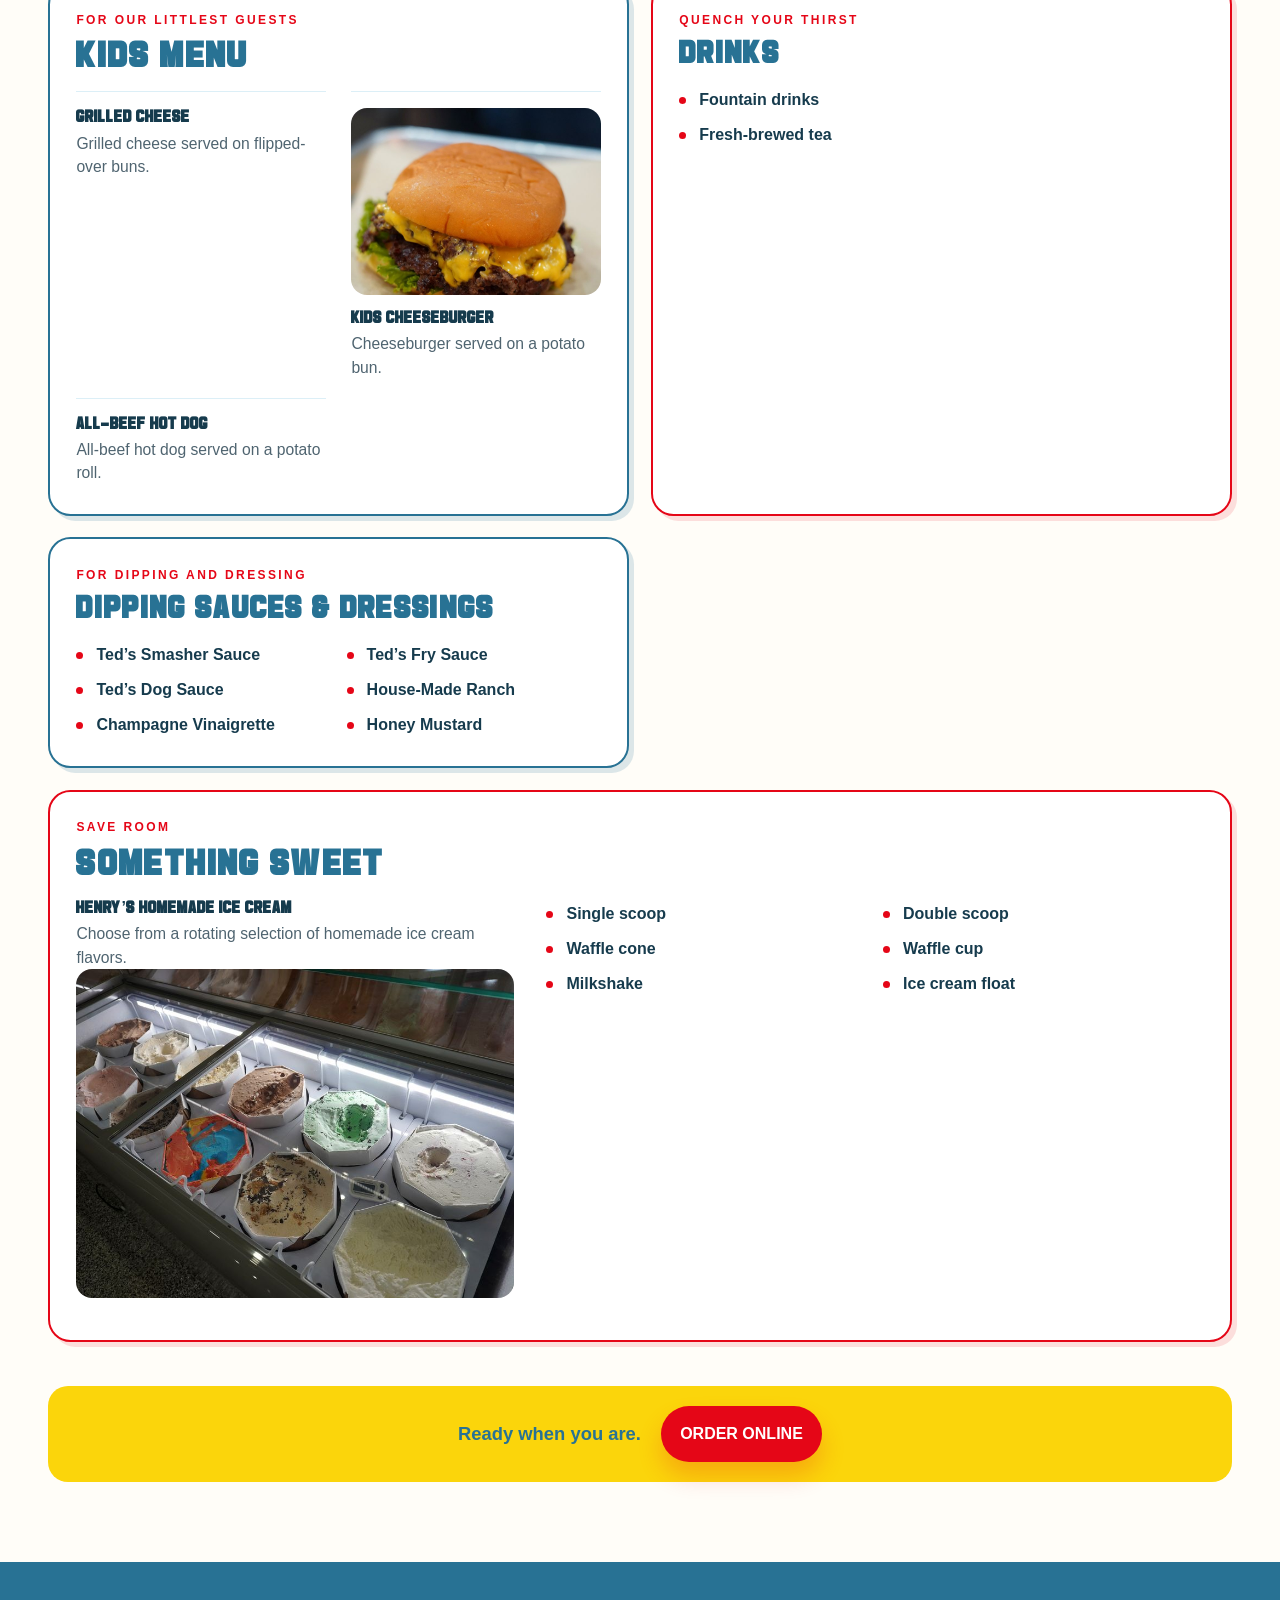
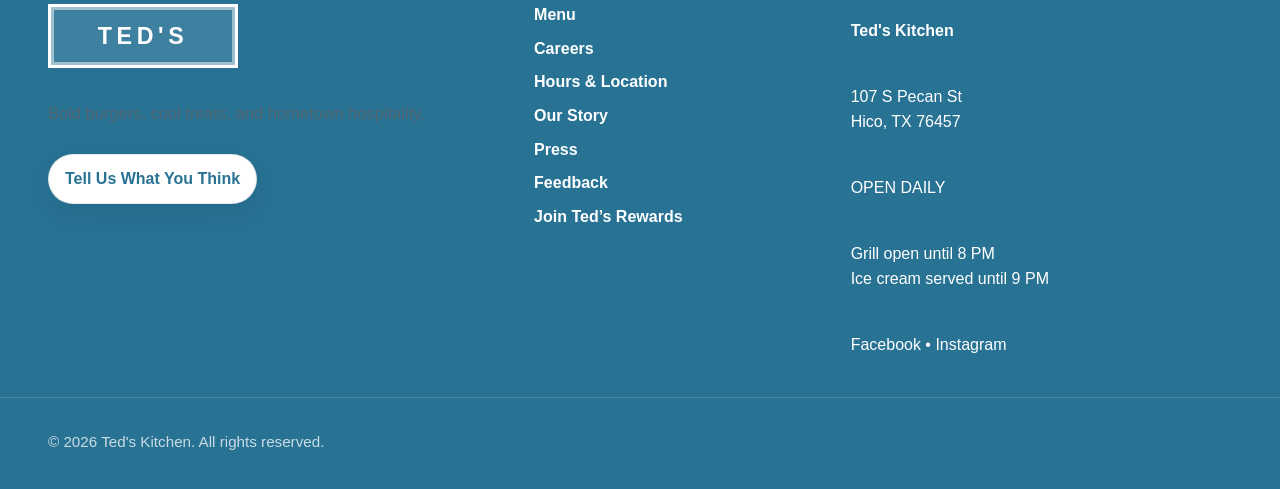
<file: menu/index.html>
<!DOCTYPE html>
<html lang="en">
  <head>
    <meta charset="UTF-8" />
    <meta name="viewport" content="width=device-width, initial-scale=1.0" />
    <meta
      name="description"
      content="Explore Ted's Kitchen menu of smash burgers, all-beef hot dogs, crispy sides, drinks, and Henry's Homemade Ice Cream in Hico, Texas."
    />
    <title>Menu | Ted's Kitchen</title>
    <link rel="icon" type="image/png" href="/favicon.png" />
    <link rel="stylesheet" href="../style.css" />
  </head>
  <body>
    <header class="site-header">
      <div class="nav-shell">
        <div class="nav-left">
          <a class="brand" href="../" aria-label="Ted's home">
            <div class="brand-sign" aria-hidden="true">
              <img class="brand-sign-image" src="../images/teds-sign.png" alt="" />
              <div class="brand-bulb-layer"></div>
            </div>
          </a>

          <nav id="site-nav" class="site-nav" aria-label="Primary navigation">
            <a href="../menu/">MENU</a>
            <a href="../careers/">CAREERS</a>
            <a href="../hours-location/">HOURS &amp; LOCATION</a>
            <a href="../our-story/">OUR STORY</a>
            <a href="../press/">PRESS</a>
            <a href="../#rewards">REWARDS</a>
            <a href="../play/">PLAY</a>
          </nav>
        </div>

        <div class="nav-actions">
          <button class="nav-toggle" type="button" aria-expanded="false" aria-controls="site-nav">
            <span></span>
            <span></span>
            <span></span>
            <span class="sr-only">Toggle navigation</span>
          </button>
          <a class="button button-order" href="https://gotab.io/loc/teds" target="_blank" rel="noopener noreferrer">ORDER NOW</a>
        </div>
      </div>
    </header>

    <main>
      <section class="menu-hero">
        <div class="container menu-hero-inner">
          <div class="menu-hero-copy">
            <p class="eyebrow">Hico, Texas</p>
            <h1>OUR MENU</h1>
            <p class="menu-hero-text">Fresh, never-frozen smash burgers, all-beef hot dogs, crispy sides, and Henry&rsquo;s Homemade Ice Cream&mdash;all served with hometown hospitality.</p>
            <a class="button button-order" href="https://gotab.io/loc/teds" target="_blank" rel="noopener noreferrer">ORDER ONLINE</a>
          </div>
          <div class="menu-hero-sign" aria-hidden="true">
            <span class="menu-hero-dog">TED&rsquo;S</span>
            <span class="menu-hero-line"></span>
            <span class="menu-hero-note">GOOD EATS</span>
          </div>
        </div>
      </section>

      <section class="menu-content" aria-labelledby="menu-heading">
        <div class="container">
          <h2 id="menu-heading" class="sr-only">Ted's Kitchen menu items</h2>
          <div class="menu-grid">
            <section class="menu-panel menu-panel-featured" aria-labelledby="classics-heading">
              <p class="menu-panel-kicker">The main event</p>
              <h2 id="classics-heading">DOG HOUSE CLASSICS</h2>
              <div class="menu-items">
                <article class="menu-item">
                  <img class="menu-item-photo" src="../images/smash-burger.jpg" alt="Ted's Smash Burger" />
                  <h3>TED&rsquo;S SMASH BURGER</h3>
                  <p>Fresh, never-frozen smashed beef patty, American cheese, and Ted&rsquo;s Smasher Sauce.</p>
                  <p class="menu-option">Make it a single, double, or triple.</p>
                </article>
                <article class="menu-item">
                  <h3>TED&rsquo;S HOT DOG</h3>
                  <p>All-beef hot dog served on a potato roll with Ted&rsquo;s Dog Sauce.</p>
                </article>
                <article class="menu-item">
                  <img class="menu-item-photo" src="../images/chili-dog.jpg" alt="Ted's Chili Dog" />
                  <h3>TED&rsquo;S CHILI DOG</h3>
                  <p>All-beef hot dog served on a potato roll and topped with chili and shredded American cheese.</p>
                </article>
                <article class="menu-item">
                  <h3>HOUSE SALAD</h3>
                  <p>Chopped lettuce, shredded American cheese, cherry tomatoes, red onion, and croutons.</p>
                </article>
              </div>
            </section>

            <section class="menu-panel" aria-labelledby="fetch-heading">
              <p class="menu-panel-kicker">Start with a little crunch</p>
              <h2 id="fetch-heading">FIRST FETCH</h2>
              <div class="menu-items">
                <article class="menu-item">
                  <img class="menu-item-photo" src="../images/fried-green-beans.jpg" alt="Fried green beans" />
                  <h3>FRIED GREEN BEANS</h3>
                  <p>Crispy fried green beans served with house-made ranch.</p>
                </article>
                <article class="menu-item">
                  <img class="menu-item-photo" src="../images/cheese-curds.jpg" alt="Ted's Cheese Curds" />
                  <h3>TED&rsquo;S CHEESE CURDS</h3>
                  <p>Golden fried cheese curds served with ranch.</p>
                </article>
                <article class="menu-item">
                  <img class="menu-item-photo" src="../images/cheeseburger-eggrolls.jpg" alt="Cheeseburger Eggrolls" />
                  <h3>CHEESEBURGER EGGROLLS</h3>
                  <p>Two crispy eggrolls filled with cheeseburger filling and served with Ted&rsquo;s Smasher Sauce for dipping.</p>
                </article>
              </div>
            </section>

            <section class="menu-panel menu-panel-accent" aria-labelledby="yours-heading">
              <p class="menu-panel-kicker">Pick your extras</p>
              <h2 id="yours-heading">MAKE IT YOURS</h2>
              <p class="menu-panel-intro">Burgers and hot dogs can be customized.</p>
              <ul class="menu-list menu-list-columns">
                <li>Pickles</li>
                <li>Lettuce</li>
                <li>Diced onions</li>
                <li>Tomato</li>
                <li>Saut&eacute;ed onions</li>
                <li>Candied jalape&ntilde;os</li>
                <li>Bacon</li>
                <li>Onion ring</li>
                <li>Relish</li>
                <li>Red onion</li>
              </ul>
            </section>

            <section class="menu-panel" aria-labelledby="meal-heading">
              <p class="menu-panel-kicker">Make room for the whole crew</p>
              <h2 id="meal-heading">MAKE IT A MEAL</h2>
              <p class="menu-panel-intro">Make entr&eacute;es a meal with a fountain drink and your choice of:</p>
              <ul class="menu-list">
                <li>French fries</li>
                <li>Sweet potato fries</li>
                <li>Onion rings</li>
              </ul>
            </section>

            <section class="menu-panel" aria-labelledby="sides-heading">
              <p class="menu-panel-kicker">Good to the last bite</p>
              <h2 id="sides-heading">SIDES</h2>
              <p class="menu-panel-note">Fried in beef tallow.</p>
              <ul class="menu-list">
                <li>French fries</li>
                <li>Sweet potato fries</li>
                <li>Onion rings</li>
                <li>Coleslaw</li>
              </ul>
              <div class="menu-sides-photos">
                <figure>
                  <img src="../images/french-fries.jpg" alt="French fries" />
                  <figcaption>French fries</figcaption>
                </figure>
                <figure>
                  <img src="../images/sweet-potato-fries.jpg" alt="Sweet potato fries" />
                  <figcaption>Sweet potato fries</figcaption>
                </figure>
                <figure>
                  <img src="../images/onion-rings.jpg" alt="Onion rings" />
                  <figcaption>Onion rings</figcaption>
                </figure>
              </div>
            </section>

            <section class="menu-panel" aria-labelledby="kids-heading">
              <p class="menu-panel-kicker">For our littlest guests</p>
              <h2 id="kids-heading">KIDS MENU</h2>
              <div class="menu-items">
                <article class="menu-item">
                  <h3>GRILLED CHEESE</h3>
                  <p>Grilled cheese served on flipped-over buns.</p>
                </article>
                <article class="menu-item">
                  <img class="menu-item-photo" src="../images/kids-cheeseburger.jpg" alt="Kids Cheeseburger" />
                  <h3>KIDS CHEESEBURGER</h3>
                  <p>Cheeseburger served on a potato bun.</p>
                </article>
                <article class="menu-item">
                  <h3>ALL-BEEF HOT DOG</h3>
                  <p>All-beef hot dog served on a potato roll.</p>
                </article>
              </div>
            </section>

            <section class="menu-panel menu-panel-small" aria-labelledby="drinks-heading">
              <p class="menu-panel-kicker">Quench your thirst</p>
              <h2 id="drinks-heading">DRINKS</h2>
              <ul class="menu-list">
                <li>Fountain drinks</li>
                <li>Fresh-brewed tea</li>
              </ul>
            </section>

            <section class="menu-panel menu-panel-small" aria-labelledby="sauces-heading">
              <p class="menu-panel-kicker">For dipping and dressing</p>
              <h2 id="sauces-heading">DIPPING SAUCES &amp; DRESSINGS</h2>
              <ul class="menu-list menu-list-columns">
                <li>Ted&rsquo;s Smasher Sauce</li>
                <li>Ted&rsquo;s Fry Sauce</li>
                <li>Ted&rsquo;s Dog Sauce</li>
                <li>House-Made Ranch</li>
                <li>Champagne Vinaigrette</li>
                <li>Honey Mustard</li>
              </ul>
            </section>

            <section class="menu-panel menu-panel-sweet" aria-labelledby="sweet-heading">
              <p class="menu-panel-kicker">Save room</p>
              <h2 id="sweet-heading">SOMETHING SWEET</h2>
              <div class="sweet-content">
                <div>
                  <h3>HENRY&rsquo;S HOMEMADE ICE CREAM</h3>
                  <p>Choose from a rotating selection of homemade ice cream flavors.</p>
                  <img class="menu-item-photo" src="../images/single-scoop.jpg" alt="Henry's Homemade Ice Cream" />
                </div>
                <ul class="menu-list menu-list-columns">
                  <li>Single scoop</li>
                  <li>Double scoop</li>
                  <li>Waffle cone</li>
                  <li>Waffle cup</li>
                  <li>Milkshake</li>
                  <li>Ice cream float</li>
                </ul>
              </div>
            </section>
          </div>

          <div class="menu-bottom-cta">
            <p>Ready when you are.</p>
            <a class="button button-order" href="https://gotab.io/loc/teds" target="_blank" rel="noopener noreferrer">ORDER ONLINE</a>
          </div>
        </div>
      </section>
    </main>

    <footer class="site-footer">
      <div class="container footer-grid">
        <div class="footer-brand">
          <div class="logo-marquee footer-logo" aria-hidden="true">
            <div class="marquee-sign">
              <span class="marquee-label">TED'S</span>
              <span class="marquee-line"></span>
            </div>
            <div class="marquee-bulbs">
              <span class="marquee-bulb"></span>
              <span class="marquee-bulb"></span>
              <span class="marquee-bulb"></span>
              <span class="marquee-bulb"></span>
              <span class="marquee-bulb"></span>
              <span class="marquee-bulb"></span>
            </div>
          </div>
          <p class="footer-copy">Bold burgers, cool treats, and hometown hospitality.</p>
          <a class="footer-feedback-link" href="../feedback/">Tell Us What You Think</a>
        </div>

        <div class="footer-nav">
          <a href="../menu/">Menu</a>
          <a href="../careers/">Careers</a>
          <a href="../hours-location/">Hours &amp; Location</a>
          <a href="../our-story/">Our Story</a>
          <a href="../press/">Press</a>
          <a href="../feedback/">Feedback</a>
          <a href="https://gotab.io/loc/teds/menu/rewards-memberships" target="_blank" rel="noopener noreferrer">Join Ted’s Rewards</a>
        </div>

        <div class="footer-contact">
          <p><strong>Ted's Kitchen</strong></p>
          <p>107 S Pecan St<br />Hico, TX 76457</p>
          <p>OPEN DAILY</p>
          <p>Grill open until 8 PM<br />Ice cream served until 9 PM</p>
          <p>Facebook • Instagram</p>
        </div>
      </div>

      <div class="container footer-bottom">
        <p>© <span id="year"></span> Ted's Kitchen. All rights reserved.</p>
      </div>
    </footer>

    <script src="../script.js"></script>
  </body>
</html>
</file>
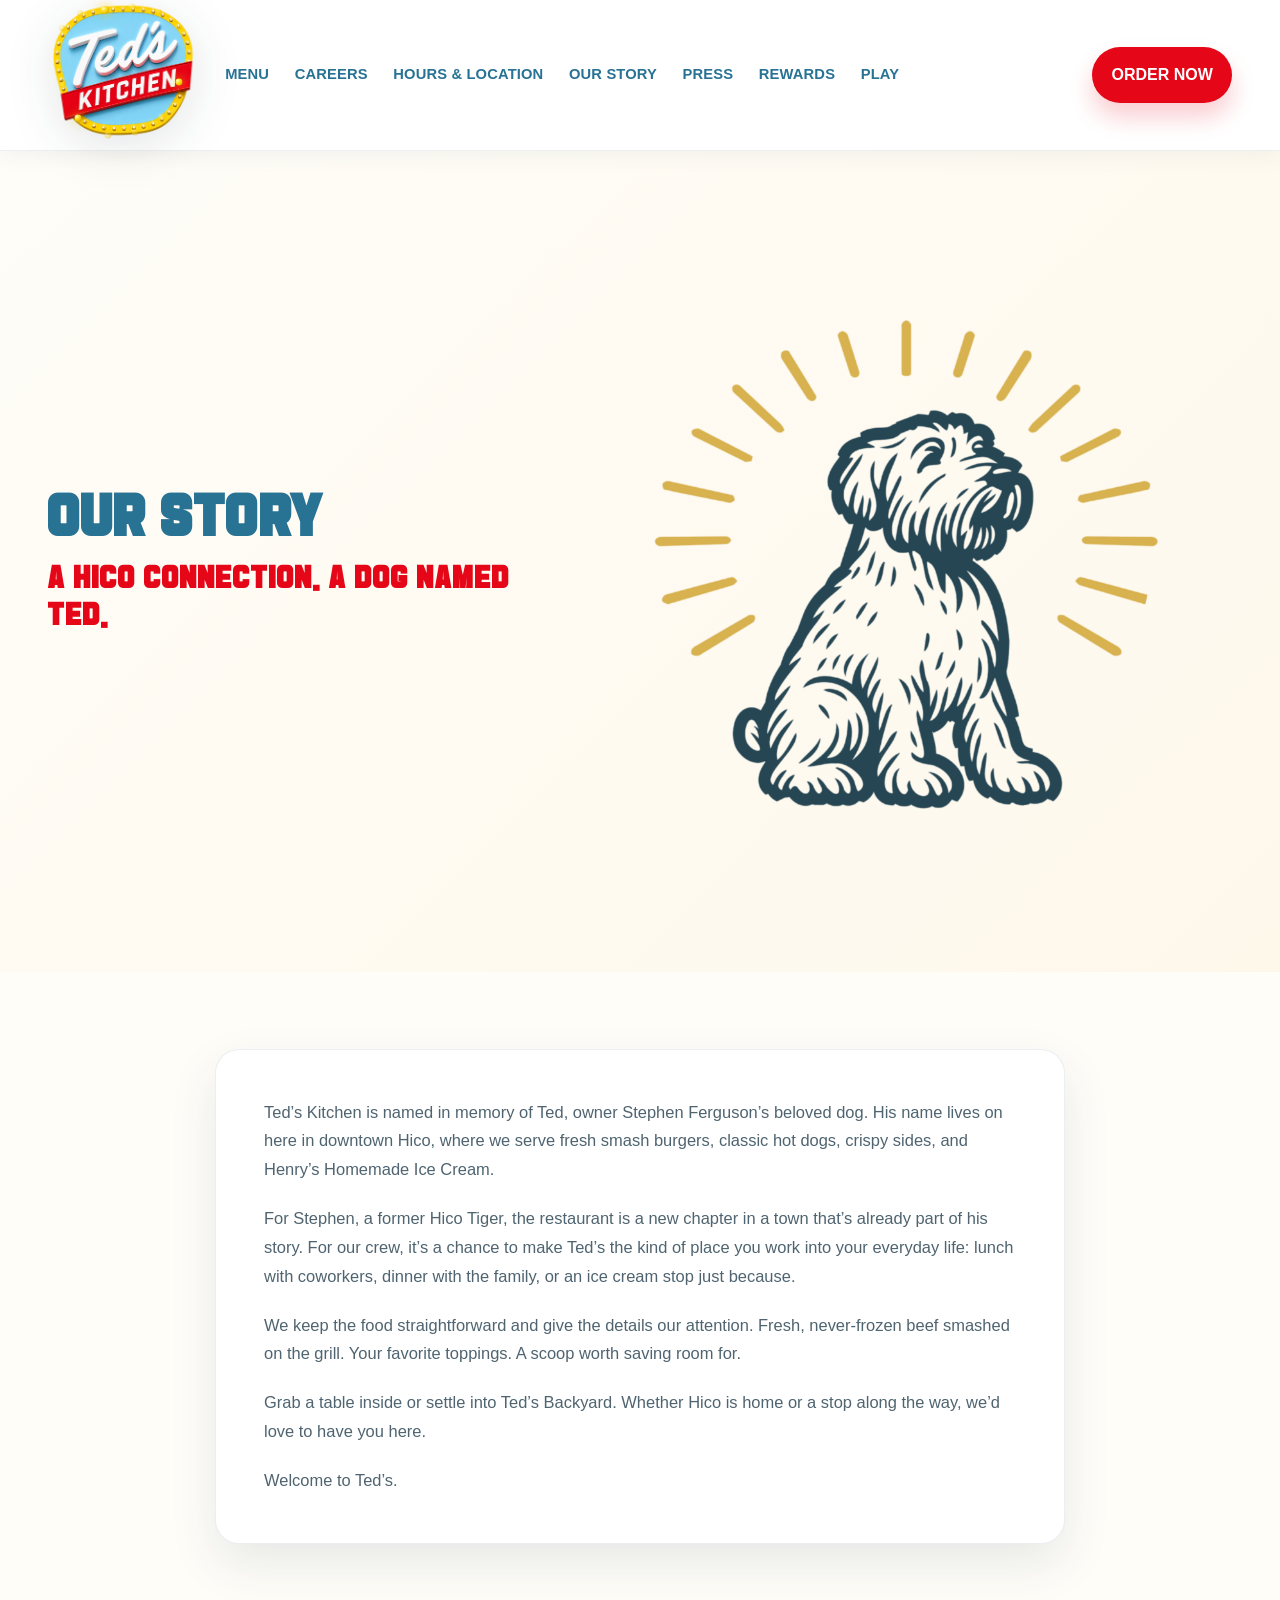
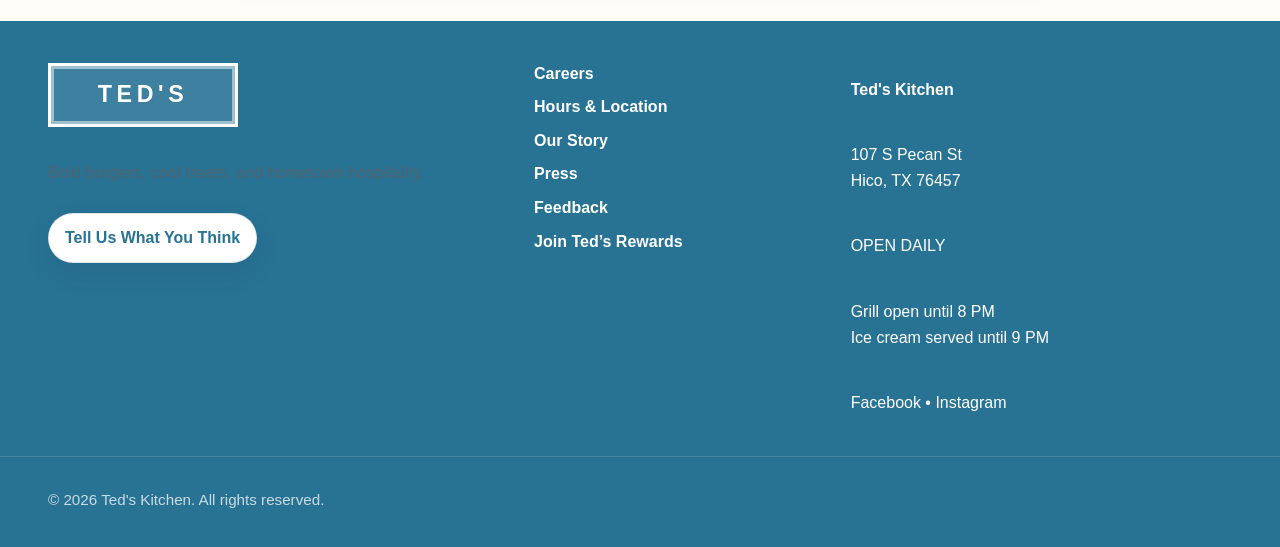
<file: our-story/index.html>
<!DOCTYPE html>
<html lang="en">
  <head>
    <meta charset="UTF-8" />
    <meta name="viewport" content="width=device-width, initial-scale=1.0" />
    <meta
      name="description"
      content="The story of Ted's Kitchen in Hico, Texas, named in memory of Ted, Stephen Ferguson's beloved dog."
    />
    <title>Our Story | Ted's Kitchen</title>
    <link rel="icon" type="image/png" href="/favicon.png" />
    <link rel="stylesheet" href="../style.css" />
  </head>
  <body>
    <header class="site-header">
      <div class="nav-shell">
        <div class="nav-left">
          <a class="brand" href="../" aria-label="Ted's home">
            <div class="brand-sign" aria-hidden="true">
              <img class="brand-sign-image" src="../images/teds-sign.png" alt="" />
              <div class="brand-bulb-layer"></div>
            </div>
          </a>

          <nav id="site-nav" class="site-nav" aria-label="Primary navigation">
            <a href="../menu/">MENU</a>
            <a href="../careers/">CAREERS</a>
            <a href="../hours-location/">HOURS &amp; LOCATION</a>
            <a href="../our-story/">OUR STORY</a>
            <a href="../press/">PRESS</a>
            <a href="../#rewards">REWARDS</a>
            <a href="../play/">PLAY</a>
          </nav>
        </div>

        <div class="nav-actions">
          <button class="nav-toggle" type="button" aria-expanded="false" aria-controls="site-nav">
            <span></span>
            <span></span>
            <span></span>
            <span class="sr-only">Toggle navigation</span>
          </button>
          <a class="button button-order" href="https://gotab.io/loc/teds" target="_blank" rel="noopener noreferrer">ORDER NOW</a>
        </div>
      </div>
    </header>

    <main>
      <section class="hero story-page-hero">
        <div class="container hero-grid">
          <div class="hero-copy">
            <h1>Our Story</h1>
            <h2 class="story-page-subheading">A Hico connection. A dog named Ted.</h2>
          </div>

          <div class="hero-media">
            <div class="hero-visual">
              <img src="../images/Teddy.png" alt="Ted's Kitchen sign" />
            </div>
          </div>
        </div>
      </section>

      <section class="story-page-content" aria-label="Ted's Kitchen story">
        <div class="container">
          <div class="story-page-copy">
            <p>Ted’s Kitchen is named in memory of Ted, owner Stephen Ferguson’s beloved dog. His name lives on here in downtown Hico, where we serve fresh smash burgers, classic hot dogs, crispy sides, and Henry’s Homemade Ice Cream.</p>
            <p>For Stephen, a former Hico Tiger, the restaurant is a new chapter in a town that’s already part of his story. For our crew, it’s a chance to make Ted’s the kind of place you work into your everyday life: lunch with coworkers, dinner with the family, or an ice cream stop just because.</p>
            <p>We keep the food straightforward and give the details our attention. Fresh, never-frozen beef smashed on the grill. Your favorite toppings. A scoop worth saving room for.</p>
            <p>Grab a table inside or settle into Ted’s Backyard. Whether Hico is home or a stop along the way, we’d love to have you here.</p>
            <p>Welcome to Ted’s.</p>
          </div>
        </div>
      </section>
    </main>

    <footer class="site-footer">
      <div class="container footer-grid">
        <div class="footer-brand">
          <div class="logo-marquee footer-logo" aria-hidden="true">
            <div class="marquee-sign">
              <span class="marquee-label">TED'S</span>
              <span class="marquee-line"></span>
            </div>
            <div class="marquee-bulbs">
              <span class="marquee-bulb"></span>
              <span class="marquee-bulb"></span>
              <span class="marquee-bulb"></span>
              <span class="marquee-bulb"></span>
              <span class="marquee-bulb"></span>
              <span class="marquee-bulb"></span>
            </div>
          </div>
          <p class="footer-copy">Bold burgers, cool treats, and hometown hospitality.</p>
          <a class="footer-feedback-link" href="../feedback/">Tell Us What You Think</a>
        </div>

        <div class="footer-nav">
          <a href="../careers/">Careers</a>
          <a href="../hours-location/">Hours &amp; Location</a>
          <a href="../our-story/">Our Story</a>
          <a href="../press/">Press</a>
          <a href="../feedback/">Feedback</a>
          <a href="https://gotab.io/loc/teds/menu/rewards-memberships" target="_blank" rel="noopener noreferrer">Join Ted’s Rewards</a>
        </div>

        <div class="footer-contact">
          <p><strong>Ted's Kitchen</strong></p>
          <p>107 S Pecan St<br />Hico, TX 76457</p>
          <p>OPEN DAILY</p>
          <p>Grill open until 8 PM<br />Ice cream served until 9 PM</p>
          <p>Facebook • Instagram</p>
        </div>
      </div>

      <div class="container footer-bottom">
        <p>© <span id="year"></span> Ted's Kitchen. All rights reserved.</p>
      </div>
    </footer>

    <script src="../script.js"></script>
  </body>
</html>
</file>
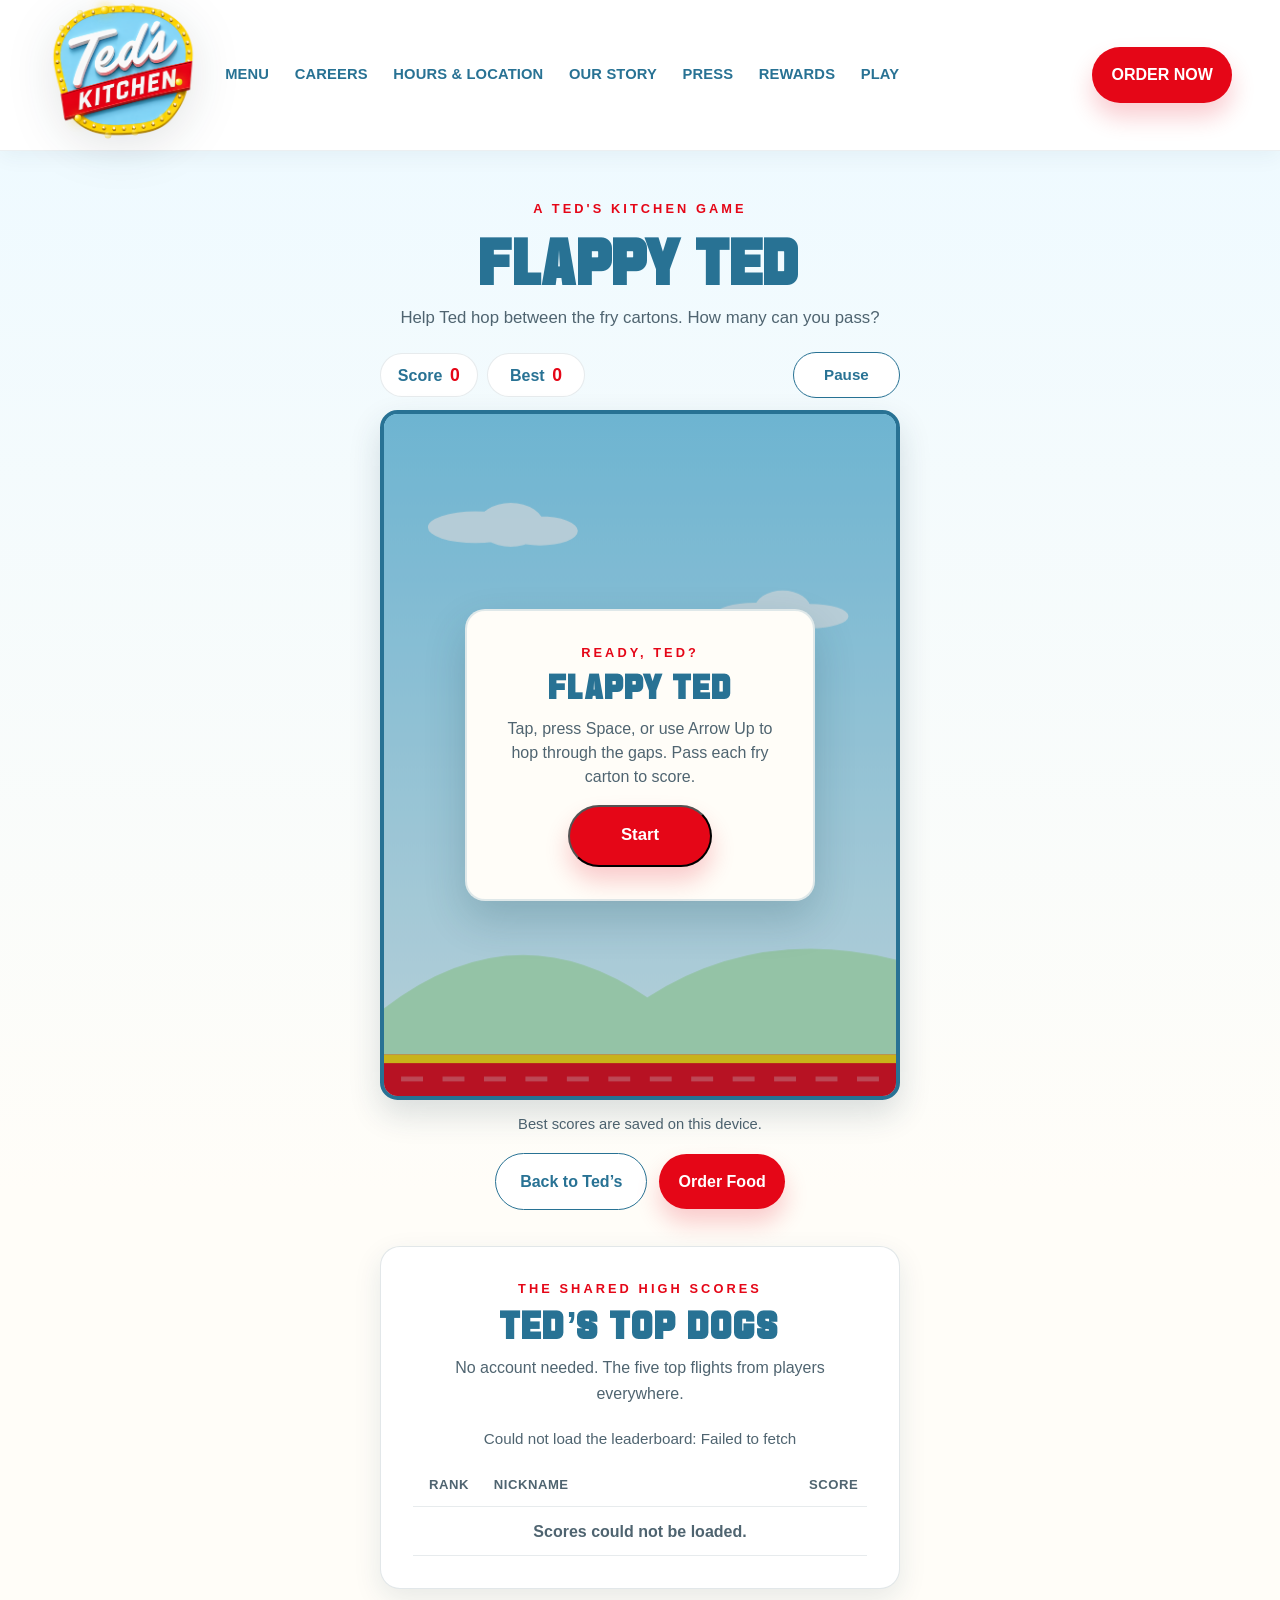
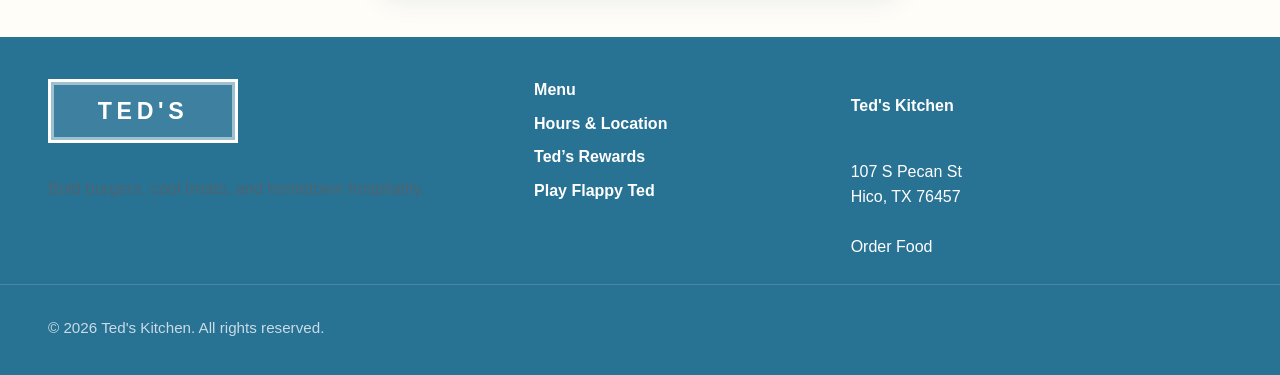
<file: play/index.html>
<!DOCTYPE html>
<html lang="en">
  <head>
    <meta charset="UTF-8" />
    <meta name="viewport" content="width=device-width, initial-scale=1.0" />
    <meta name="description" content="Play Flappy Ted, a little hop-and-dodge game from Ted's Kitchen in Hico, Texas." />
    <meta name="leaderboard-api-url" content="https://teds-top-dogs-api.drakemccamey.workers.dev" />
    <title>Flappy Ted | Ted's Kitchen</title>
    <link rel="icon" type="image/png" href="../favicon.png" />
    <link rel="stylesheet" href="../style.css" />
    <link rel="stylesheet" href="play.css" />
  </head>
  <body>
    <header class="site-header">
      <div class="nav-shell">
        <div class="nav-left">
          <a class="brand" href="../" aria-label="Ted's home">
            <div class="brand-sign" aria-hidden="true">
              <img class="brand-sign-image" src="../images/teds-sign.png" alt="" />
              <div class="brand-bulb-layer"></div>
            </div>
          </a>

          <nav id="site-nav" class="site-nav" aria-label="Primary navigation">
            <a href="../menu/">MENU</a>
            <a href="../careers/">CAREERS</a>
            <a href="../hours-location/">HOURS &amp; LOCATION</a>
            <a href="../our-story/">OUR STORY</a>
            <a href="../press/">PRESS</a>
            <a href="../#rewards">REWARDS</a>
            <a href="./" aria-current="page">PLAY</a>
          </nav>
        </div>

        <div class="nav-actions">
          <button class="nav-toggle" type="button" aria-expanded="false" aria-controls="site-nav">
            <span></span>
            <span></span>
            <span></span>
            <span class="sr-only">Toggle navigation</span>
          </button>
          <a class="button button-order" href="https://gotab.io/loc/teds" target="_blank" rel="noopener noreferrer">ORDER NOW</a>
        </div>
      </div>
    </header>

    <main class="play-page">
      <section class="play-intro" aria-labelledby="game-title">
        <p class="eyebrow">A Ted's Kitchen game</p>
        <h1 id="game-title">Flappy Ted</h1>
        <p>Help Ted hop between the fry cartons. How many can you pass?</p>
      </section>

      <section class="game-area" id="game-area" aria-label="Flappy Ted game">
        <div class="game-toolbar">
          <div class="scoreboard" aria-label="Scores">
            <p>Score <strong id="current-score">0</strong></p>
            <p>Best <strong id="best-score">0</strong></p>
          </div>
          <button class="button button-secondary pause-button" id="pause-button" type="button" disabled>Pause</button>
        </div>

        <div class="game-board">
          <canvas
            id="game-canvas"
            class="game-canvas"
            width="420"
            height="560"
            tabindex="0"
            role="img"
            aria-label="A side-view Soft Coated Wheaten Terrier named Ted flying between restaurant fry carton obstacles. Press Space or Arrow Up to hop."
          ></canvas>

          <div class="game-message" id="game-message">
            <div class="message-card">
              <p class="eyebrow">Ready, Ted?</p>
              <h2 id="message-title">Flappy Ted</h2>
              <p id="message-copy">Tap, press Space, or use Arrow Up to hop through the gaps. Pass each fry carton to score.</p>
              <button class="button button-order" id="start-button" type="button">Start</button>
            </div>
          </div>
        </div>

        <p class="game-note">Best scores are saved on this device.</p>
        <div class="game-links">
          <a class="button button-secondary" href="../">Back to Ted&rsquo;s</a>
          <a class="button button-order" href="https://gotab.io/loc/teds" target="_blank" rel="noopener noreferrer">Order Food</a>
        </div>
        <p class="sr-only" id="game-status" aria-live="polite" aria-atomic="true"></p>
      </section>

      <section class="leaderboard-panel" aria-labelledby="leaderboard-title">
        <p class="eyebrow">The shared high scores</p>
        <h2 id="leaderboard-title">Ted&rsquo;s Top Dogs</h2>
        <p class="leaderboard-intro">No account needed. The five top flights from players everywhere.</p>
        <p class="leaderboard-status" id="leaderboard-status" aria-live="polite">Loading the leaderboard&hellip;</p>
        <div class="leaderboard-table-wrap">
          <table class="leaderboard-table">
            <thead>
              <tr>
                <th scope="col">Rank</th>
                <th scope="col">Nickname</th>
                <th scope="col">Score</th>
              </tr>
            </thead>
            <tbody id="leaderboard-entries"></tbody>
          </table>
        </div>
        <div class="leaderboard-submit" id="leaderboard-submit" hidden>
          <h3>That&rsquo;s a top-five flight!</h3>
          <p id="leaderboard-qualifying-copy"></p>
          <form id="leaderboard-form">
            <label for="leaderboard-nickname">Choose a nickname</label>
            <div class="leaderboard-form-row">
              <input
                id="leaderboard-nickname"
                name="nickname"
                type="text"
                maxlength="24"
                autocomplete="nickname"
                required
              />
              <button class="button button-order" type="submit">Add my score</button>
            </div>
            <p class="leaderboard-form-status" id="leaderboard-form-status" aria-live="polite"></p>
          </form>
        </div>
      </section>
    </main>

    <footer class="site-footer">
      <div class="container footer-grid">
        <div class="footer-brand">
          <div class="logo-marquee footer-logo" aria-hidden="true">
            <div class="marquee-sign">
              <span class="marquee-label">TED'S</span>
              <span class="marquee-line"></span>
            </div>
          </div>
          <p class="footer-copy">Bold burgers, cool treats, and hometown hospitality.</p>
        </div>
        <div class="footer-nav">
          <a href="../menu/">Menu</a>
          <a href="../hours-location/">Hours &amp; Location</a>
          <a href="../#rewards">Ted&rsquo;s Rewards</a>
          <a href="./">Play Flappy Ted</a>
        </div>
        <div class="footer-contact">
          <p><strong>Ted's Kitchen</strong></p>
          <p>107 S Pecan St<br />Hico, TX 76457</p>
          <a href="https://gotab.io/loc/teds" target="_blank" rel="noopener noreferrer">Order Food</a>
        </div>
      </div>
      <div class="container footer-bottom">
        <p>&copy; <span id="year"></span> Ted's Kitchen. All rights reserved.</p>
      </div>
    </footer>

    <script src="../script.js"></script>
    <script src="leaderboard.js"></script>
    <script src="play.js"></script>
  </body>
</html>
</file>
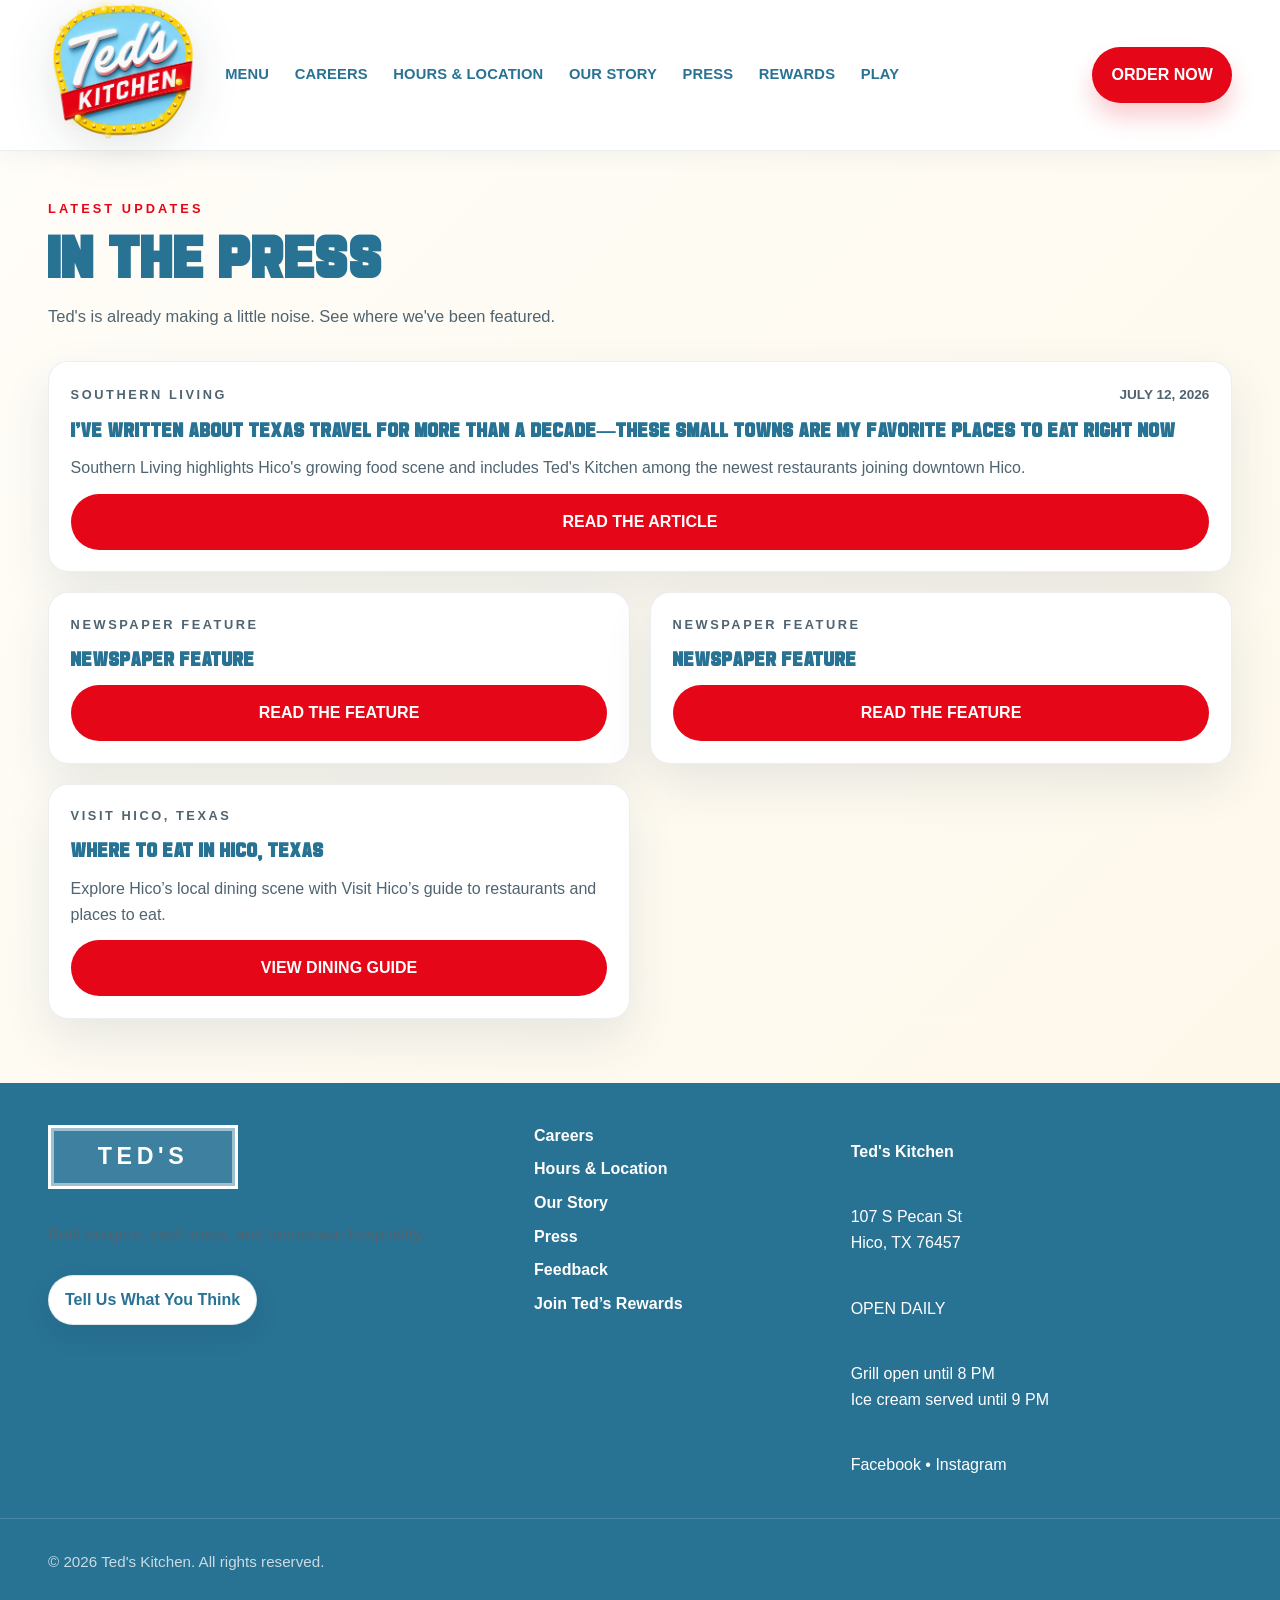
<file: press/index.html>
<!DOCTYPE html>
<html lang="en">
  <head>
    <meta charset="UTF-8" />
    <meta name="viewport" content="width=device-width, initial-scale=1.0" />
    <meta
      name="description"
      content="Press and news for Ted's Kitchen."
    />
    <title>Press & News | Ted's Kitchen</title>
    <link rel="icon" type="image/png" href="/favicon.png" />
    <link rel="stylesheet" href="../style.css" />
  </head>
  <body>
    <header class="site-header">
      <div class="nav-shell">
        <div class="nav-left">
          <a class="brand" href="../" aria-label="Ted's home">
            <div class="brand-sign" aria-hidden="true">
              <img class="brand-sign-image" src="../images/teds-sign.png" alt="" />
              <div class="brand-bulb-layer"></div>
            </div>
          </a>

          <nav id="site-nav" class="site-nav" aria-label="Primary navigation">
            <a href="../menu/">MENU</a>
            <a href="../careers/">CAREERS</a>
            <a href="../hours-location/">HOURS &amp; LOCATION</a>
            <a href="../our-story/">OUR STORY</a>
            <a href="../press/">PRESS</a>
            <a href="../#rewards">REWARDS</a>
            <a href="../play/">PLAY</a>
          </nav>
        </div>

        <div class="nav-actions">
          <button class="nav-toggle" type="button" aria-expanded="false" aria-controls="site-nav">
            <span></span>
            <span></span>
            <span></span>
            <span class="sr-only">Toggle navigation</span>
          </button>
          <a class="button button-order" href="https://gotab.io/loc/teds" target="_blank" rel="noopener noreferrer">ORDER NOW</a>
        </div>
      </div>
    </header>

    <main>
      <section class="hero press-page">
        <div class="container">
          <div class="press-intro">
            <p class="eyebrow">Latest updates</p>
            <h1>IN THE PRESS</h1>
            <p class="hero-text">Ted's is already making a little noise. See where we've been featured.</p>
          </div>

          <div class="press-grid">
            <article class="press-card featured-press-card">
              <div class="press-card-top">
                <p class="press-publication">SOUTHERN LIVING</p>
                <p class="press-date">JULY 12, 2026</p>
              </div>
              <h2>I've Written About Texas Travel For More Than A Decade—These Small Towns Are My Favorite Places To Eat Right Now</h2>
              <p>Southern Living highlights Hico's growing food scene and includes Ted's Kitchen among the newest restaurants joining downtown Hico.</p>
              <a
                class="button button-primary"
                href="https://www.southernliving.com/small-towns-in-texas-best-places-to-eat-now-12015812"
                target="_blank"
                rel="noopener noreferrer"
              >
                READ THE ARTICLE
              </a>
            </article>

            <article class="press-card">
              <div class="press-card-top">
                <p class="press-publication">NEWSPAPER FEATURE</p>
              </div>
              <h2>Newspaper Feature</h2>
              <a
                class="button button-primary"
                href="https://1312.newstogo.us/editionviewer/default.aspx?Edition=63e4901e-63f8-446a-81d1-625de1ebb108&amp;Page=de2431a9-7b03-4d8b-800a-fefc4be8847f"
                target="_blank"
                rel="noopener noreferrer"
              >
                READ THE FEATURE
              </a>
            </article>

            <article class="press-card">
              <div class="press-card-top">
                <p class="press-publication">NEWSPAPER FEATURE</p>
              </div>
              <h2>Newspaper Feature</h2>
              <a
                class="button button-primary"
                href="https://1312.newstogo.us/editionviewer/default.aspx?Edition=22211f44-8a1a-4228-8d81-a96f97f8acfb&amp;Page=d23e8373-a5f4-4051-96ce-f98cf24ae5bc"
                target="_blank"
                rel="noopener noreferrer"
              >
                READ THE FEATURE
              </a>
            </article>

            <article class="press-card">
              <div class="press-card-top">
                <p class="press-publication">Visit Hico, Texas</p>
              </div>
              <h2>Where to Eat in Hico, Texas</h2>
              <p>Explore Hico’s local dining scene with Visit Hico’s guide to restaurants and places to eat.</p>
              <a
                class="button button-primary"
                href="https://visithicotexas.com/dine/"
                target="_blank"
                rel="noopener noreferrer"
              >
                VIEW DINING GUIDE
              </a>
            </article>
          </div>
        </div>
      </section>
    </main>

    <footer class="site-footer">
      <div class="container footer-grid">
        <div class="footer-brand">
          <div class="logo-marquee footer-logo" aria-hidden="true">
            <div class="marquee-sign">
              <span class="marquee-label">TED'S</span>
              <span class="marquee-line"></span>
            </div>
            <div class="marquee-bulbs">
              <span class="marquee-bulb"></span>
              <span class="marquee-bulb"></span>
              <span class="marquee-bulb"></span>
              <span class="marquee-bulb"></span>
              <span class="marquee-bulb"></span>
              <span class="marquee-bulb"></span>
            </div>
          </div>
          <p class="footer-copy">Bold burgers, cool treats, and hometown hospitality.</p>
          <a class="footer-feedback-link" href="../feedback/">Tell Us What You Think</a>
        </div>

        <div class="footer-nav">
          <a href="../careers/">Careers</a>
          <a href="../hours-location/">Hours &amp; Location</a>
          <a href="../our-story/">Our Story</a>
          <a href="../press/">Press</a>
          <a href="../feedback/">Feedback</a>
          <a href="https://gotab.io/loc/teds/menu/rewards-memberships" target="_blank" rel="noopener noreferrer">Join Ted’s Rewards</a>
        </div>

        <div class="footer-contact">
          <p><strong>Ted's Kitchen</strong></p>
          <p>107 S Pecan St<br />Hico, TX 76457</p>
          <p>OPEN DAILY</p>
          <p>Grill open until 8 PM<br />Ice cream served until 9 PM</p>
          <p>Facebook • Instagram</p>
        </div>
      </div>

      <div class="container footer-bottom">
        <p>© <span id="year"></span> Ted's Kitchen. All rights reserved.</p>
      </div>
    </footer>

    <script src="../script.js"></script>
  </body>
</html>
</file>
<file: style.css>
:root {
  color-scheme: light;
  --sky: #87D6F6;
  --blue: #287294;
  --yellow: #FBD50B;
  --red: #E50617;
  --red-dark: #9B0D0F;
  --white: #FFFFFF;
  --cream: #FFFDF8;
  --text: #163B4D;
  --muted: #4f6470;
  --border: #dceff7;
  --shadow: 0 20px 48px rgba(22, 59, 77, 0.10);
  --navy: var(--blue);
  --font-display: "Carlson Sans", Inter, "Segoe UI", Arial, sans-serif;
}

/* Carlson Sans (brand font) embedded as a data URI: the GitHub connector
   cannot upload binary files, so the .otf is inlined here instead of a
   separate fonts/ file. Renders identically to a linked font file. */
@font-face {
  font-family: "Carlson Sans";
  src: url([data-uri]) format("opentype");
  font-weight: 400;
  font-style: normal;
  font-display: swap;
}

* {
  box-sizing: border-box;
}

html {
  scroll-behavior: smooth;
}

body {
  margin: 0;
  font-family: Inter, "Segoe UI", Arial, sans-serif;
  color: var(--text);
  background: var(--cream);
  line-height: 1.6;
}

h1,
h2,
h3 {
  font-family: var(--font-display);
}

img {
  display: block;
  max-width: 100%;
}

a {
  color: inherit;
}

.container {
  width: min(100%, 1360px);
  margin: 0 auto;
  padding: 0 48px;
}

section {
  scroll-margin-top: 6rem;
}

input,
select,
textarea,
button {
  font: inherit;
}

:focus-visible {
  outline: 3px solid var(--red);
  outline-offset: 3px;
}

.site-header {
  position: sticky;
  top: 0;
  z-index: 1000;
  background: rgba(255, 255, 255, 0.97);
  backdrop-filter: blur(12px);
  border-bottom: 1px solid rgba(22, 59, 77, 0.08);
  box-shadow: 0 6px 20px rgba(22, 59, 77, 0.05);
}

.nav-shell {
  width: 100%;
  max-width: 1360px;
  margin: 0 auto;
  display: flex;
  align-items: center;
  justify-content: space-between;
  gap: 1rem;
  min-height: 116px;
  padding: 0 48px;
}

.nav-left {
  display: flex;
  align-items: center;
  gap: 1.2rem;
  min-width: 0;
}

.nav-actions {
  display: flex;
  align-items: center;
  gap: 0.8rem;
  margin-left: auto;
}

.brand {
  display: inline-flex;
  align-items: center;
  text-decoration: none;
  flex-shrink: 0;
}

.brand-sign {
  position: relative;
  display: inline-flex;
  align-items: center;
  justify-content: center;
  width: clamp(132px, 13vw, 150px);
  max-width: 150px;
  margin-right: 0.25rem;
  transform: translateY(-2px);
}

.brand-sign-image {
  width: 100%;
  height: auto;
  display: block;
  object-fit: contain;
  filter: drop-shadow(0 10px 24px rgba(19, 35, 43, 0.12));
}

.brand-bulb-layer {
  position: absolute;
  inset: 0;
  pointer-events: none;
}

.brand-bulb {
  position: absolute;
  width: 7px;
  height: 7px;
  border-radius: 50%;
  background: radial-gradient(circle at 30% 30%, #fff9c2 0%, var(--yellow) 45%, #c59600 100%);
  opacity: 0.38;
  transform: translate(-50%, -50%);
  box-shadow: 0 0 0 0 rgba(251, 213, 11, 0.25);
  transition: opacity 0.35s ease, transform 0.35s ease, box-shadow 0.35s ease;
}

.brand-bulb.is-active {
  opacity: 1;
  transform: translate(-50%, -50%) scale(1.16);
  box-shadow: 0 0 8px rgba(251, 213, 11, 0.72), 0 0 16px rgba(251, 213, 11, 0.3);
}

.logo-marquee {
  position: relative;
  width: 190px;
  min-height: 68px;
  display: inline-flex;
  align-items: center;
  justify-content: center;
}

.marquee-sign {
  position: relative;
  z-index: 2;
  display: inline-flex;
  align-items: center;
  justify-content: center;
  width: 100%;
  min-height: 58px;
  border: 3px solid var(--blue);
  padding: 0.65rem 1rem;
  background: linear-gradient(135deg, var(--white), var(--cream));
  box-shadow: inset 0 0 0 3px rgba(255, 255, 255, 0.5);
}

.marquee-label {
  font-size: 1.45rem;
  font-weight: 800;
  letter-spacing: 0.2em;
  color: var(--blue);
}

.marquee-line {
  position: absolute;
  left: 0.7rem;
  right: 0.7rem;
  bottom: 0.55rem;
  height: 4px;
  background: var(--red);
}

.marquee-bulbs {
  position: absolute;
  inset: 0;
  pointer-events: none;
}

.marquee-bulb {
  position: absolute;
  width: 10px;
  height: 10px;
  border-radius: 50%;
  background: var(--yellow);
  opacity: 0.4;
  transition: transform 0.2s ease, opacity 0.2s ease;
}

.marquee-bulb.is-active {
  opacity: 1;
  transform: scale(1.2);
}

.marquee-bulb:nth-child(1) { top: 8px; left: 12px; }
.marquee-bulb:nth-child(2) { top: 8px; left: 36px; }
.marquee-bulb:nth-child(3) { top: 8px; left: 60px; }
.marquee-bulb:nth-child(4) { top: 8px; left: 84px; }
.marquee-bulb:nth-child(5) { top: 8px; left: 108px; }
.marquee-bulb:nth-child(6) { top: 8px; left: 132px; }
.marquee-bulb:nth-child(7) { top: 8px; left: 156px; }
.marquee-bulb:nth-child(8) { top: 28px; left: 12px; }
.marquee-bulb:nth-child(9) { top: 28px; left: 36px; }
.marquee-bulb:nth-child(10) { top: 28px; left: 60px; }
.marquee-bulb:nth-child(11) { top: 28px; left: 84px; }
.marquee-bulb:nth-child(12) { top: 28px; left: 108px; }

.site-nav {
  display: flex;
  align-items: center;
  gap: 1.1rem;
  font-size: 0.92rem;
  font-weight: 800;
  text-transform: uppercase;
  letter-spacing: 0.01em;
}

.site-nav a {
  position: relative;
  text-decoration: none;
  color: var(--blue);
  transition: color 0.2s ease, transform 0.2s ease;
  padding: 0.3rem 0.25rem;
}

.site-nav a::after {
  content: "";
  position: absolute;
  left: 0.25rem;
  right: 0.25rem;
  bottom: -0.1rem;
  height: 2px;
  background: var(--yellow);
  transform: scaleX(0);
  transform-origin: left;
  transition: transform 0.2s ease;
}

.site-nav a:hover,
.site-nav a:focus-visible {
  color: var(--red);
  transform: translateY(-1px);
}

.site-nav a:hover::after,
.site-nav a:focus-visible::after {
  transform: scaleX(1);
}

.nav-toggle {
  display: none;
  border: 0;
  background: transparent;
  padding: 0.25rem;
  cursor: pointer;
}

.nav-toggle span {
  display: block;
  width: 24px;
  height: 2px;
  background: var(--navy);
  margin: 5px 0;
}

.sr-only {
  position: absolute;
  width: 1px;
  height: 1px;
  padding: 0;
  margin: -1px;
  overflow: hidden;
  clip: rect(0, 0, 0, 0);
  border: 0;
}

.button {
  display: inline-flex;
  align-items: center;
  justify-content: center;
  border-radius: 999px;
  padding: 0.95rem 1.5rem;
  font-weight: 800;
  text-decoration: none;
  transition: transform 0.2s ease, box-shadow 0.2s ease, background 0.2s ease;
}

.button:hover,
.button:focus-visible {
  transform: translateY(-2px);
  box-shadow: 0 10px 24px rgba(22, 59, 77, 0.12);
}

.button-primary {
  background: var(--red);
  color: var(--white);
}

.button-primary:hover,
.button-primary:focus-visible {
  background: var(--red-dark);
}

.button-secondary {
  background: var(--white);
  color: var(--blue);
  border: 1px solid var(--blue);
}

.button-order {
  background: var(--red);
  color: var(--white);
  padding-inline: 1.2rem;
  box-shadow: 0 14px 24px rgba(229, 6, 23, 0.2);
}

.button-order:hover,
.button-order:focus-visible {
  background: var(--red-dark);
}

.rewards-section {
  padding: clamp(3rem, 7vw, 6rem) 0;
  background: var(--yellow);
}

.rewards-content {
  max-width: 800px;
  margin: 0 auto;
  padding: clamp(1.5rem, 5vw, 3.5rem);
  text-align: center;
  background: var(--cream);
  border: 1px solid rgba(22, 59, 77, 0.08);
  border-radius: 1.5rem;
  box-shadow: var(--shadow);
}

.rewards-content h2 {
  margin: 0 0 1rem;
  color: var(--blue);
  font-size: clamp(2rem, 5vw, 3.5rem);
  line-height: 1.05;
  letter-spacing: -0.03em;
  font-weight: 900;
}

.rewards-description,
.rewards-instructions {
  max-width: 42rem;
  margin: 0 auto 1rem;
  color: var(--muted);
  font-size: 1.05rem;
}

.rewards-button {
  min-height: 3.25rem;
  margin-top: 0.75rem;
  font-size: 1.05rem;
  text-align: center;
}

.hero {
  padding: 0 0 3rem;
  background: linear-gradient(135deg, var(--cream) 0%, #fef8eb 100%);
  min-height: calc(100vh - 116px);
  display: flex;
  align-items: center;
}

.story-page-hero {
  min-height: auto;
  padding: clamp(3rem, 7vw, 6rem) 0;
}

.story-page-hero .hero-grid {
  min-height: auto;
}

.story-page-subheading {
  max-width: 30rem;
  margin: 0;
  color: var(--red);
  font-size: clamp(1.35rem, 2.4vw, 2rem);
  font-weight: 800;
  line-height: 1.2;
}

.story-page-content {
  padding: clamp(2.5rem, 6vw, 5rem) 0;
  background: var(--cream);
}

.story-page-copy {
  max-width: 850px;
  margin: 0 auto;
  padding: clamp(1.5rem, 4vw, 3rem);
  background: var(--white);
  border: 1px solid rgba(22, 59, 77, 0.08);
  border-radius: 1.5rem;
  box-shadow: var(--shadow);
}

.story-page-copy p {
  margin: 0 0 1.25rem;
  color: var(--muted);
  font-size: clamp(1.03rem, 1.2vw, 1.12rem);
  line-height: 1.75;
}

.story-page-copy p:last-child {
  margin-bottom: 0;
}

.hero-grid,
.promo-grid,
.story-grid,
.visit-grid {
  display: grid;
  gap: 2rem;
  align-items: center;
}

.hero-grid {
  grid-template-columns: minmax(0, 0.44fr) minmax(0, 0.56fr);
  min-height: clamp(560px, 64vh, 660px);
  gap: clamp(2rem, 3vw, 3.5rem);
  width: 100%;
}

.eyebrow {
  margin: 0 0 0.7rem;
  font-size: 0.8rem;
  font-weight: 800;
  letter-spacing: 0.24em;
  text-transform: uppercase;
  color: var(--red);
}

.hero-copy {
  max-width: 500px;
  padding-right: 1rem;
  display: flex;
  flex-direction: column;
  align-items: flex-start;
  justify-content: center;
}

.hero h1,
.promo-copy h2,
.section-heading h2,
.story-section h2,
.visit-card h2 {
  margin: 0 0 1rem;
  font-size: clamp(2.5rem, 4.6vw, 4.2rem);
  line-height: 0.95;
  color: var(--blue);
  letter-spacing: -0.03em;
  font-weight: 900;
}

.hero-text,
.promo-copy p,
.story-section p,
.visit-card p,
.card-content p,
.footer-copy {
  color: var(--muted);
  font-size: 1.03rem;
}

.footer-feedback-link {
  display: inline-flex;
  align-items: center;
  margin-top: 0.7rem;
  padding: 0.7rem 1rem;
  border-radius: 999px;
  background: var(--white);
  border: 1px solid rgba(22, 59, 77, 0.12);
  color: var(--blue);
  font-weight: 800;
  text-decoration: none;
  box-shadow: 0 10px 24px rgba(22, 59, 77, 0.12);
  transition: transform 0.2s ease, box-shadow 0.2s ease, background 0.2s ease, color 0.2s ease;
}

.footer-feedback-link:hover,
.footer-feedback-link:focus-visible {
  transform: translateY(-2px);
  background: var(--yellow);
  color: var(--blue);
  box-shadow: 0 14px 28px rgba(22, 59, 77, 0.18);
}

.hero-subtext {
  margin: 0.25rem 0 1.2rem;
  font-size: 0.98rem;
  line-height: 1.6;
  max-width: 28rem;
}

.hero-hours {
  display: inline-flex;
  flex-direction: column;
  gap: 0.2rem;
  margin: 0.25rem 0 1.4rem;
  padding: 1rem 1.2rem;
  background: rgba(255, 255, 255, 0.72);
  border: 1px solid rgba(22, 59, 77, 0.08);
  border-radius: 1rem;
  box-shadow: 0 12px 24px rgba(22, 59, 77, 0.08);
}

.hero-hours-title {
  margin: 0;
  font-size: 0.82rem;
  font-weight: 800;
  letter-spacing: 0.24em;
  text-transform: uppercase;
  color: var(--red);
}

.hero-hours-time {
  margin: 0;
  font-size: 1.12rem;
  font-weight: 800;
  color: var(--blue);
}

.hero-actions {
  display: flex;
  flex-wrap: wrap;
  gap: 0.8rem;
}

.hero-contact {
  margin: 0 0 1.2rem;
  font-size: 1.05rem;
  font-weight: 700;
  color: var(--blue);
}

.hero-contact a {
  text-decoration: none;
}

.hero-contact a:hover,
.hero-contact a:focus-visible {
  text-decoration: underline;
}

.hours-list {
  display: grid;
  gap: 0.6rem;
  margin-top: 1rem;
  max-width: 360px;
  padding: 1rem 1.1rem;
  background: rgba(255, 255, 255, 0.65);
  border: 1px solid rgba(22, 59, 77, 0.08);
  border-radius: 1rem;
}

.hours-row {
  display: flex;
  align-items: center;
  justify-content: space-between;
  gap: 1rem;
  color: var(--blue);
  font-weight: 700;
}

.hours-row span {
  text-transform: uppercase;
  letter-spacing: 0.04em;
  font-size: 0.85rem;
}

.press-page {
  min-height: auto;
  padding: 3rem 0 4rem;
}

.press-intro {
  max-width: 760px;
  margin-bottom: 2rem;
}

.press-grid {
  display: grid;
  grid-template-columns: repeat(2, minmax(0, 1fr));
  gap: 1.25rem;
}

.press-card {
  background: var(--white);
  border: 1px solid rgba(22, 59, 77, 0.08);
  border-radius: 1.25rem;
  padding: 1.35rem;
  box-shadow: var(--shadow);
  display: flex;
  flex-direction: column;
  gap: 0.8rem;
}

.press-card h2 {
  margin: 0;
  font-size: 1.2rem;
  line-height: 1.25;
  color: var(--blue);
}

.press-card p {
  margin: 0;
  color: var(--muted);
}

.press-card-top {
  display: flex;
  justify-content: space-between;
  gap: 0.75rem;
  align-items: center;
  flex-wrap: wrap;
}

.press-publication {
  font-size: 0.8rem;
  font-weight: 800;
  letter-spacing: 0.2em;
  text-transform: uppercase;
  color: var(--red);
}

.press-date {
  font-size: 0.85rem;
  font-weight: 700;
  color: var(--blue);
}

.featured-press-card {
  grid-column: span 2;
}

.hero-media,
.promo-media,
.visit-visual {
  position: relative;
}

.promo-media img,
.visit-visual img,
.category-card img {
  overflow: hidden;
  box-shadow: var(--shadow);
}

.hero-visual {
  position: relative;
  width: 100%;
  min-height: clamp(340px, 43vw, 560px);
  background: transparent;
  border: none;
  border-radius: 0;
  overflow: visible;
  display: flex;
  align-items: center;
  justify-content: center;
  padding: 0;
  box-shadow: none;
}

.hero-visual img {
  width: auto;
  max-width: 100%;
  max-height: 100%;
  height: auto;
  object-fit: contain;
  object-position: center;
  border-radius: 0;
  filter: none;
}

.promo-section {
  padding: 1rem 0 3rem;
}

.promo-grid {
  grid-template-columns: 0.95fr 1.05fr;
  background: linear-gradient(135deg, var(--sky) 0%, #dff8ff 100%);
  border-radius: 1.5rem;
  padding: 1.25rem;
  box-shadow: var(--shadow);
  border: 1px solid rgba(22, 59, 77, 0.08);
}

.promo-media img {
  width: 100%;
  min-height: 320px;
  object-fit: cover;
  border-radius: 1.15rem;
}

.preview-section {
  padding: 0.5rem 0 3.75rem;
}

.section-heading {
  text-align: center;
  margin-bottom: 2rem;
}

.card-grid {
  display: grid;
  grid-template-columns: repeat(3, minmax(0, 1fr));
  gap: 1.35rem;
}

.category-card {
  background: var(--white);
  border-radius: 1.25rem;
  overflow: hidden;
  box-shadow: var(--shadow);
  border: 1px solid rgba(22, 59, 77, 0.08);
}

.category-card img {
  width: 100%;
  height: 270px;
  object-fit: cover;
  border-radius: 0;
}

.card-content {
  padding: 1.15rem 1.2rem 1.35rem;
}

.card-content h3 {
  margin: 0 0 0.35rem;
  color: var(--navy);
  font-size: 1.2rem;
}

.center-actions {
  display: flex;
  justify-content: center;
  margin-top: 1.5rem;
}

.story-section {
  padding: 1rem 0 3rem;
}

.story-grid {
  grid-template-columns: 0.9fr 1.1fr;
  background: var(--white);
  border: 1px solid rgba(22, 59, 77, 0.08);
  border-radius: 1.5rem;
  padding: 2rem;
  box-shadow: var(--shadow);
}

.visit-section {
  padding: 0 0 3.5rem;
}

.visit-grid {
  grid-template-columns: 0.9fr 1.1fr;
  background: linear-gradient(135deg, var(--cream), #fef8e8);
  border-radius: 1.5rem;
  padding: 2rem;
  box-shadow: var(--shadow);
}

.visit-card address {
  font-style: normal;
  margin-bottom: 1rem;
  color: var(--navy);
  font-size: 1rem;
}

.hours {
  font-weight: 700;
  color: var(--navy);
  margin-bottom: 1rem;
}

.visit-visual img {
  width: 100%;
  min-height: 320px;
  object-fit: cover;
}

.feedback-page {
  padding: 2rem 0 3.75rem;
}

.feedback-shell {
  display: grid;
  grid-template-columns: minmax(0, 0.95fr) minmax(0, 1.05fr);
  gap: 2rem;
  align-items: start;
}

.feedback-intro {
  max-width: 580px;
}

.feedback-intro h1 {
  margin: 0 0 1rem;
  font-size: clamp(2.1rem, 4vw, 3rem);
  line-height: 0.95;
  color: var(--blue);
  letter-spacing: -0.03em;
  font-weight: 900;
}

.feedback-note {
  margin-top: 0.75rem;
  color: var(--muted);
  font-size: 1rem;
}

.feedback-form,
.form-success {
  background: var(--white);
  border: 1px solid rgba(22, 59, 77, 0.08);
  border-radius: 1.5rem;
  padding: 1.5rem;
  box-shadow: var(--shadow);
}

.form-row {
  display: flex;
  flex-direction: column;
  gap: 0.45rem;
  margin-bottom: 1rem;
}

.form-row label,
.form-row legend {
  font-weight: 700;
  color: var(--blue);
}

.form-row input,
.form-row select,
.form-row textarea {
  width: 100%;
  border: 1px solid var(--border);
  border-radius: 0.95rem;
  padding: 0.8rem 0.95rem;
  background: var(--cream);
  color: var(--text);
}

.form-row textarea {
  min-height: 8rem;
  resize: vertical;
}

.form-row input:focus,
.form-row select:focus,
.form-row textarea:focus {
  border-color: var(--blue);
  box-shadow: 0 0 0 3px rgba(40, 114, 148, 0.12);
}

.form-row input[aria-invalid="true"],
.form-row select[aria-invalid="true"],
.form-row textarea[aria-invalid="true"] {
  border-color: var(--red);
}

.rating-fieldset {
  border: 0;
  margin: 0;
  padding: 0;
}

.star-rating {
  display: flex;
  gap: 0.35rem;
  align-items: center;
  margin-top: 0.3rem;
}

.star-control {
  font-size: 2rem;
  line-height: 1;
  color: #d8d8d8;
  cursor: pointer;
  transition: color 0.2s ease, transform 0.15s ease;
}

.star-control:hover,
.star-control:focus-visible,
.star-rating input:focus-visible + .star-control,
.star-rating input:checked + .star-control,
.star-control.is-selected {
  color: var(--yellow);
  transform: translateY(-2px);
}

.choice-group {
  display: flex;
  flex-wrap: wrap;
  gap: 0.75rem;
  margin-top: 0.2rem;
}

.choice-pill {
  display: inline-flex;
  align-items: center;
  gap: 0.5rem;
  padding: 0.7rem 0.95rem;
  border-radius: 999px;
  background: var(--cream);
  border: 1px solid var(--border);
  font-weight: 700;
  color: var(--blue);
}

.choice-pill input {
  width: auto;
  margin: 0;
}

.contact-fields {
  display: grid;
  gap: 0.5rem;
  margin-top: 0.25rem;
}

.form-actions {
  display: flex;
  flex-wrap: wrap;
  align-items: center;
  gap: 1rem;
  margin-top: 1.25rem;
}

.form-status {
  margin: 0;
  color: var(--muted);
  font-weight: 600;
}

.form-status.is-error {
  color: var(--red);
}

.form-status.is-success {
  color: var(--blue);
}

.field-error {
  min-height: 1.2rem;
  margin: 0;
  color: var(--red);
  font-size: 0.9rem;
}

.form-success {
  display: none;
  text-align: center;
  background: linear-gradient(135deg, var(--cream), #fef3cc);
}

.form-success.is-visible {
  display: block;
}

.menu-hero {
  background: linear-gradient(135deg, var(--cream) 0%, #fef3cc 100%);
  border-bottom: 1px solid rgba(22, 59, 77, 0.08);
}

.menu-hero-inner {
  min-height: 430px;
  display: grid;
  grid-template-columns: minmax(0, 1fr) minmax(260px, 0.72fr);
  gap: 3rem;
  align-items: center;
  padding-top: 3.75rem;
  padding-bottom: 3.75rem;
}

.menu-hero-copy {
  max-width: 660px;
}

.menu-hero h1 {
  margin: 0 0 1rem;
  font-size: clamp(3.2rem, 7vw, 6.25rem);
  line-height: 0.9;
  color: var(--blue);
  letter-spacing: -0.04em;
  font-weight: 900;
}

.menu-hero-text {
  max-width: 38rem;
  margin: 0 0 1.5rem;
  color: var(--muted);
  font-size: clamp(1.05rem, 1.6vw, 1.25rem);
  line-height: 1.55;
}

.menu-hero-sign {
  position: relative;
  display: grid;
  place-items: center;
  min-height: 280px;
  padding: 2.5rem 1.5rem;
  border: 4px solid var(--red);
  border-radius: 2rem;
  background: var(--blue);
  color: var(--white);
  box-shadow: 12px 12px 0 var(--yellow);
  transform: rotate(2deg);
}

.menu-hero-sign::before,
.menu-hero-sign::after {
  content: "";
  position: absolute;
  width: 14px;
  height: 14px;
  border-radius: 50%;
  background: var(--yellow);
  box-shadow: 0 0 0 4px rgba(251, 213, 11, 0.2);
}

.menu-hero-sign::before {
  top: 1.25rem;
  left: 1.25rem;
}

.menu-hero-sign::after {
  right: 1.25rem;
  bottom: 1.25rem;
}

.menu-hero-dog {
  font-size: clamp(2.7rem, 6vw, 5.5rem);
  line-height: 0.9;
  font-weight: 900;
  letter-spacing: 0.08em;
}

.menu-hero-line {
  width: min(82%, 270px);
  height: 7px;
  margin-top: -1.1rem;
  background: var(--red);
}

.menu-hero-note {
  color: var(--yellow);
  font-size: 0.9rem;
  font-weight: 900;
  letter-spacing: 0.24em;
}

.menu-content {
  padding: 4rem 0 5rem;
  background: var(--cream);
}

.menu-grid {
  display: grid;
  grid-template-columns: repeat(2, minmax(0, 1fr));
  gap: 1.35rem;
  align-items: start;
}

.menu-panel {
  position: relative;
  min-height: 100%;
  padding: 1.65rem 1.65rem 1.8rem;
  background: var(--white);
  border: 2px solid var(--blue);
  border-radius: 1.4rem;
  box-shadow: 5px 5px 0 rgba(40, 114, 148, 0.16);
}

.menu-panel:nth-child(odd) {
  border-color: var(--red);
  box-shadow: 5px 5px 0 rgba(229, 6, 23, 0.12);
}

.menu-panel-featured,
.menu-panel-sweet {
  grid-column: 1 / -1;
}

.menu-panel-accent {
  background: #fff7d7;
}

.menu-panel-kicker {
  margin: 0 0 0.5rem;
  color: var(--red);
  font-size: 0.75rem;
  font-weight: 900;
  letter-spacing: 0.2em;
  text-transform: uppercase;
}

.menu-panel h2 {
  margin: 0 0 1.2rem;
  color: var(--blue);
  font-size: clamp(1.65rem, 3vw, 2.25rem);
  line-height: 0.95;
  letter-spacing: 0.01em;
  font-weight: 900;
}

.menu-items {
  display: grid;
  grid-template-columns: repeat(2, minmax(0, 1fr));
  gap: 1.15rem 1.6rem;
}

.menu-item {
  padding-top: 1rem;
  border-top: 1px solid var(--border);
}

.menu-item h3,
.sweet-content h3 {
  margin: 0 0 0.3rem;
  color: var(--text);
  font-size: 1rem;
  line-height: 1.15;
  font-weight: 900;
}

.menu-item p,
.menu-panel-intro,
.menu-panel-note,
.sweet-content p {
  margin: 0;
  color: var(--muted);
  font-size: 0.98rem;
  line-height: 1.5;
}

.menu-option {
  margin-top: 0.55rem !important;
  color: var(--red) !important;
  font-size: 0.88rem !important;
  font-weight: 800;
}

.menu-panel-intro {
  margin: -0.45rem 0 1rem;
}

.menu-panel-note {
  margin: -0.45rem 0 1rem;
  color: var(--red);
  font-weight: 800;
}

.menu-list {
  display: grid;
  gap: 0.6rem;
  margin: 0;
  padding: 0;
  list-style: none;
}

.menu-list li {
  position: relative;
  padding-left: 1.25rem;
  color: var(--text);
  font-size: 1rem;
  font-weight: 700;
}

.menu-list li::before {
  content: "";
  position: absolute;
  top: 0.62em;
  left: 0;
  width: 7px;
  height: 7px;
  border-radius: 50%;
  background: var(--red);
}

.menu-list-columns {
  grid-template-columns: repeat(2, minmax(0, 1fr));
  column-gap: 1rem;
}

.menu-panel-small h2 {
  font-size: clamp(1.45rem, 2.5vw, 1.95rem);
}

.sweet-content {
  display: grid;
  grid-template-columns: minmax(0, 0.8fr) minmax(0, 1.2fr);
  gap: 2rem;
  align-items: start;
}

.sweet-content .menu-list {
  padding-top: 0.1rem;
}

.menu-bottom-cta {
  display: flex;
  align-items: center;
  justify-content: center;
  gap: 1.25rem;
  margin-top: 2.75rem;
  padding: 1.25rem;
  text-align: center;
  background: var(--yellow);
  border-radius: 1.25rem;
}

.menu-bottom-cta p {
  margin: 0;
  color: var(--blue);
  font-size: 1.15rem;
  font-weight: 900;
}

.form-success h2 {
  margin: 0 0 0.75rem;
  font-size: clamp(1.5rem, 3vw, 2.2rem);
  color: var(--blue);
}

.form-success p {
  color: var(--muted);
  margin: 0;
}

.site-footer {
  background: var(--blue);
  color: #fff;
  padding: 2.5rem 0 1.25rem;
}

.footer-grid {
  display: grid;
  grid-template-columns: 1.1fr 0.7fr 0.9fr;
  gap: 1.25rem;
  align-items: start;
}

.footer-logo {
  margin-bottom: 0.85rem;
}

.footer-logo .marquee-bulbs {
  display: none;
}

.footer-logo .marquee-sign {
  border-color: #fff;
  background: rgba(255, 255, 255, 0.1);
}

.footer-logo .marquee-label {
  color: #fff;
}

.footer-logo .marquee-line {
  background: var(--mustard);
}

.footer-nav,
.footer-contact {
  display: flex;
  flex-direction: column;
  gap: 0.5rem;
}

.footer-nav a {
  color: #fff;
  text-decoration: none;
  font-weight: 600;
}

.footer-contact a {
  text-decoration: none;
}

.footer-bottom {
  margin-top: 1.5rem;
  padding-top: 1rem;
  border-top: 1px solid rgba(255, 255, 255, 0.15);
  color: rgba(255, 255, 255, 0.75);
  font-size: 0.95rem;
}

@media (max-width: 900px) {
  .container {
    padding: 0 32px;
  }

  .nav-shell {
    padding: 0 32px;
  }

  .hero-grid,
  .menu-hero-inner,
  .promo-grid,
  .story-grid,
  .visit-grid,
  .press-grid,
  .feedback-shell,
  .footer-grid {
    grid-template-columns: 1fr;
  }

  .hero-copy {
    padding-right: 0;
    max-width: none;
  }

  .card-grid {
    grid-template-columns: 1fr 1fr;
  }

  .featured-press-card {
    grid-column: auto;
  }

  .menu-items {
    grid-template-columns: 1fr;
  }
}

@media (max-width: 700px) {
  .container {
    padding: 0 20px;
  }

  .nav-shell {
    position: relative;
    align-items: center;
    gap: 0.5rem;
    min-height: 96px;
    padding: 0 20px;
  }

  .nav-left {
    width: auto;
    flex: 1;
    min-width: 0;
    justify-content: space-between;
  }

  .nav-toggle {
    display: inline-block;
    justify-self: end;
  }

  .site-nav {
    position: absolute;
    top: calc(100% + 0.5rem);
    left: 20px;
    right: 20px;
    flex-direction: column;
    align-items: flex-start;
    padding: 1rem;
    background: #fff;
    border: 1px solid var(--border);
    border-radius: 1rem;
    box-shadow: 0 20px 40px rgba(19, 35, 43, 0.12);
    display: none;
    min-width: 220px;
    z-index: 10;
  }

  .site-nav.is-open {
    display: flex;
  }

  .button-order {
    margin-top: 0.3rem;
  }

  .hero {
    padding-top: 1rem;
  }

  .hero-grid {
    min-height: auto;
  }

  .menu-hero-inner {
    min-height: auto;
    gap: 2rem;
    padding-top: 2.75rem;
    padding-bottom: 2.75rem;
  }

  .menu-hero-sign {
    min-height: 220px;
  }

  .hero-visual img,
  .promo-media img,
  .visit-visual img {
    min-height: 260px;
  }

  .card-grid {
    grid-template-columns: 1fr;
  }

  .menu-grid,
  .sweet-content {
    grid-template-columns: 1fr;
  }

  .menu-panel-featured,
  .menu-panel-sweet {
    grid-column: auto;
  }

  .menu-list-columns {
    grid-template-columns: 1fr 1fr;
  }

  .menu-bottom-cta {
    flex-direction: column;
  }

  .brand-sign {
    width: 128px;
  }

  .nav-shell {
    gap: 0.5rem;
  }

  .nav-actions {
    gap: 0.45rem;
  }

  .nav-actions .button-order {
    padding-inline: 0.65rem;
    font-size: 0.8rem;
  }

  .brand-sign {
    width: clamp(76px, 28vw, 100px);
  }

  .brand-bulb {
    width: 6px;
    height: 6px;
  }

  .feedback-page {
    padding: 1.25rem 0 2.5rem;
  }

  .feedback-form,
  .form-success {
    padding: 1.2rem;
  }

  .form-actions {
    align-items: flex-start;
    flex-direction: column;
  }
}

@media (min-width: 701px) and (max-width: 1020px) {
  .nav-shell {
    position: relative;
    min-height: 96px;
    padding: 0 32px;
  }

  .nav-left {
    width: 100%;
    justify-content: space-between;
  }

  .nav-toggle {
    display: inline-block;
  }

  .site-nav {
    position: absolute;
    top: calc(100% + 0.5rem);
    left: 32px;
    right: 32px;
    display: none;
    flex-direction: column;
    align-items: flex-start;
    padding: 1rem;
    border: 1px solid var(--border);
    border-radius: 1rem;
    background: #fff;
    box-shadow: 0 20px 40px rgba(19, 35, 43, 0.12);
    z-index: 10;
  }

  .site-nav.is-open {
    display: flex;
  }
}

.play-promo-section {
  padding: 0 0 3rem;
}

.play-promo {
  display: flex;
  align-items: center;
  justify-content: space-between;
  gap: 1.5rem;
  padding: 1.5rem clamp(1.25rem, 4vw, 3rem);
  border: 1px solid rgba(22, 59, 77, 0.08);
  border-radius: 1.25rem;
  background: linear-gradient(120deg, #dff8ff, var(--white));
  box-shadow: var(--shadow);
}

.play-promo h2 {
  margin: 0;
  color: var(--blue);
  font-size: clamp(1.5rem, 3vw, 2rem);
  line-height: 1.1;
}

.play-promo p:not(.eyebrow) {
  margin: 0.35rem 0 0;
  color: var(--muted);
}

.play-promo .eyebrow {
  margin-bottom: 0.35rem;
}

@media (max-width: 700px) {
  .play-promo {
    align-items: flex-start;
    flex-direction: column;
  }
}

@media (prefers-reduced-motion: reduce) {
  .play-promo,
  .play-promo * {
    scroll-behavior: auto;
    transition: none;
  }

  .brand-bulb {
    transition: none;
    opacity: 0.74;
  }

  .brand-bulb.is-active {
    transform: translate(-50%, -50%) scale(1);
    box-shadow: 0 0 6px rgba(255, 213, 92, 0.4);
  }
}

/* Real food photos (Nov 2026) */
.hero-visual img.hero-photo {
  width: 100%;
  height: 100%;
  object-fit: cover;
  border-radius: 1.5rem;
  box-shadow: var(--shadow);
}

.menu-item-photo {
  display: block;
  width: 100%;
  aspect-ratio: 4 / 3;
  object-fit: cover;
  border-radius: 1rem;
  margin-bottom: 0.85rem;
}

.menu-sides-photos {
  display: grid;
  grid-template-columns: repeat(auto-fit, minmax(140px, 1fr));
  gap: 0.9rem;
  margin-top: 1.1rem;
}

.menu-sides-photos figure {
  margin: 0;
}

.menu-sides-photos img {
  display: block;
  width: 100%;
  aspect-ratio: 4 / 3;
  object-fit: cover;
  border-radius: 1rem;
}

.menu-sides-photos figcaption {
  margin-top: 0.4rem;
  font-size: 0.92rem;
  font-weight: 700;
  color: var(--text);
}
</file>
<file: play/play.css>
.play-page {
  min-height: 60vh;
  padding: clamp(1.5rem, 4vw, 3rem) 20px 3rem;
  background: linear-gradient(180deg, #effaff 0%, var(--cream) 70%);
}

.play-intro {
  width: min(100%, 620px);
  margin: 0 auto 1.25rem;
  text-align: center;
}

.play-intro h1 {
  margin: 0;
  color: var(--blue);
  font-size: clamp(2.4rem, 7vw, 4rem);
  font-weight: 900;
  letter-spacing: -0.04em;
  line-height: 1;
}

.play-intro > p:last-child {
  margin: 0.65rem 0 0;
  color: var(--muted);
  font-size: 1.05rem;
}

.game-area {
  width: min(100%, 520px);
  margin: 0 auto;
}

.game-toolbar,
.scoreboard,
.game-links {
  display: flex;
  align-items: center;
}

.game-toolbar {
  justify-content: space-between;
  gap: 1rem;
  margin-bottom: 0.7rem;
}

.scoreboard {
  gap: 0.6rem;
}

.scoreboard p {
  min-width: 6.1rem;
  margin: 0;
  padding: 0.45rem 0.75rem;
  border: 1px solid rgba(22, 59, 77, 0.1);
  border-radius: 999px;
  background: var(--white);
  color: var(--blue);
  font-weight: 700;
  text-align: center;
}

.scoreboard strong {
  margin-left: 0.2rem;
  color: var(--red);
  font-size: 1.1rem;
  font-variant-numeric: tabular-nums;
}

.pause-button {
  min-width: 6.7rem;
  min-height: 2.9rem;
  padding: 0.55rem 1rem;
  font-size: 0.95rem;
}

.game-board {
  position: relative;
  width: 100%;
  overflow: hidden;
  border: 4px solid var(--blue);
  border-radius: 1.1rem;
  background: #a7e6fb;
  box-shadow: 0 14px 32px rgba(22, 59, 77, 0.16);
  touch-action: none;
}

.game-canvas {
  display: block;
  width: 100%;
  height: auto;
  aspect-ratio: 3 / 4;
  touch-action: none;
  user-select: none;
  -webkit-user-select: none;
}

.game-message {
  position: absolute;
  inset: 0;
  display: grid;
  place-items: center;
  padding: 1rem;
  background: rgba(22, 59, 77, 0.22);
}

.game-message[hidden] {
  display: none;
}

.message-card {
  width: min(100%, 350px);
  padding: clamp(1.2rem, 5vw, 2rem);
  border: 2px solid rgba(40, 114, 148, 0.15);
  border-radius: 1.25rem;
  background: var(--cream);
  box-shadow: 0 18px 42px rgba(22, 59, 77, 0.2);
  text-align: center;
}

.message-card .eyebrow {
  margin-bottom: 0.35rem;
}

.message-card h2 {
  margin: 0;
  color: var(--blue);
  font-size: clamp(1.65rem, 6vw, 2.15rem);
  font-weight: 900;
  line-height: 1.05;
}

.message-card p:not(.eyebrow) {
  margin: 0.75rem 0 1rem;
  color: var(--muted);
  font-size: 1rem;
  line-height: 1.5;
}

.message-card .button {
  min-height: 3.25rem;
  min-width: 9rem;
  font-size: 1.05rem;
}

.game-note {
  margin: 0.8rem 0 0;
  color: var(--muted);
  font-size: 0.92rem;
  text-align: center;
}

.game-links {
  justify-content: center;
  flex-wrap: wrap;
  gap: 0.75rem;
  margin-top: 1rem;
}

.game-links .button {
  min-height: 3rem;
}

.leaderboard-panel {
  width: min(100%, 520px);
  margin: 2.25rem auto 0;
  padding: clamp(1.25rem, 5vw, 2rem);
  border: 1px solid rgba(22, 59, 77, 0.12);
  border-radius: 1.25rem;
  background: var(--white);
  box-shadow: 0 10px 28px rgba(22, 59, 77, 0.1);
}

.leaderboard-panel > .eyebrow {
  margin: 0 0 0.35rem;
  text-align: center;
}

.leaderboard-panel h2 {
  margin: 0;
  color: var(--blue);
  font-size: clamp(1.8rem, 6vw, 2.4rem);
  font-weight: 900;
  line-height: 1.05;
  text-align: center;
}

.leaderboard-intro,
.leaderboard-status {
  color: var(--muted);
  text-align: center;
}

.leaderboard-intro {
  margin: 0.6rem 0 1.25rem;
}

.leaderboard-status {
  margin: 0.75rem 0;
  font-size: 0.95rem;
}

.leaderboard-table-wrap {
  overflow-x: auto;
}

.leaderboard-table {
  width: 100%;
  border-collapse: collapse;
  color: var(--blue);
  text-align: left;
}

.leaderboard-table th,
.leaderboard-table td {
  padding: 0.7rem 0.55rem;
  border-bottom: 1px solid rgba(22, 59, 77, 0.1);
}

.leaderboard-table th {
  color: var(--muted);
  font-size: 0.82rem;
  letter-spacing: 0.04em;
  text-transform: uppercase;
}

.leaderboard-table th:first-child,
.leaderboard-table td:first-child {
  width: 4.5rem;
  text-align: center;
}

.leaderboard-table th:last-child,
.leaderboard-table td:last-child {
  width: 5rem;
  text-align: right;
  font-variant-numeric: tabular-nums;
}

.leaderboard-table td:last-child {
  color: var(--red);
  font-weight: 800;
}

.leaderboard-empty {
  color: var(--muted) !important;
  text-align: center !important;
}

.leaderboard-submit {
  margin-top: 1.5rem;
  padding-top: 1.25rem;
  border-top: 1px solid rgba(22, 59, 77, 0.1);
}

.leaderboard-submit[hidden] {
  display: none;
}

.leaderboard-submit h3 {
  margin: 0;
  color: var(--blue);
  font-size: 1.25rem;
}

.leaderboard-submit > p {
  margin: 0.45rem 0 1rem;
  color: var(--muted);
}

.leaderboard-submit label {
  display: block;
  margin-bottom: 0.4rem;
  color: var(--blue);
  font-weight: 700;
}

.leaderboard-form-row {
  display: flex;
  gap: 0.6rem;
}

.leaderboard-form-row input {
  min-width: 0;
  flex: 1;
  padding: 0.7rem 0.8rem;
  border: 1px solid rgba(22, 59, 77, 0.25);
  border-radius: 0.55rem;
  color: var(--blue);
  font: inherit;
}

.leaderboard-form-row .button {
  min-height: 2.9rem;
  padding: 0.55rem 0.9rem;
  font-size: 0.95rem;
}

.leaderboard-form-status {
  min-height: 1.4em;
  margin: 0.7rem 0 0;
  color: var(--muted);
  font-size: 0.92rem;
}

@media (max-width: 380px) {
  .play-page {
    padding-inline: 12px;
  }

  .scoreboard {
    gap: 0.25rem;
  }

  .scoreboard p {
    min-width: 4.6rem;
    padding-inline: 0.4rem;
  }

  .game-toolbar {
    gap: 0.4rem;
  }

  .pause-button {
    min-width: 5.25rem;
    padding-inline: 0.55rem;
  }

  .leaderboard-form-row {
    flex-direction: column;
  }
}

@media (prefers-reduced-motion: reduce) {
  .play-page .button,
  .game-message *,
  .game-board {
    transition: none;
  }
}
</file>
